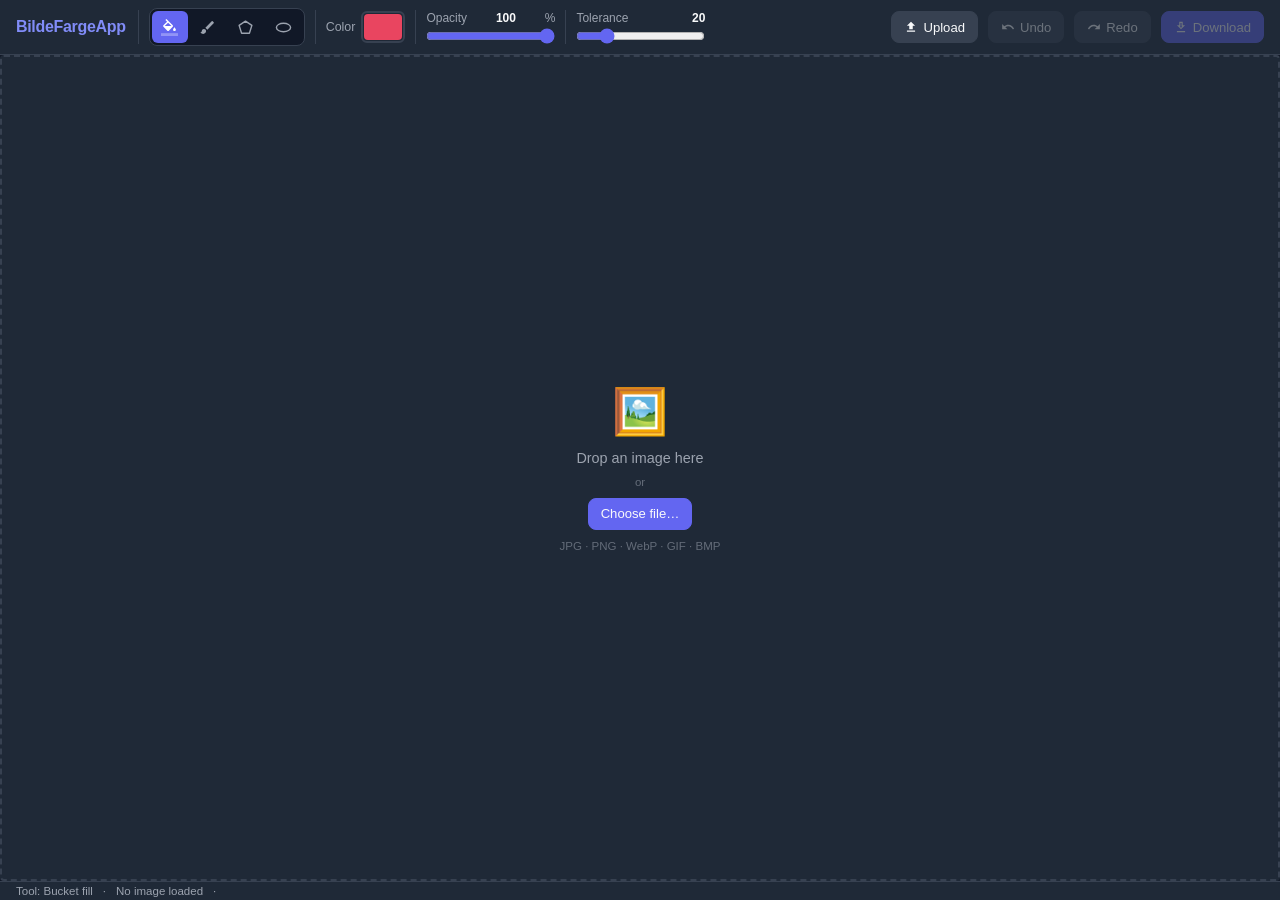
<file: BildeFargeApp/index.html>
<!DOCTYPE html>
<html lang="en">
<head>
    <meta charset="UTF-8">
    <meta name="viewport" content="width=device-width, initial-scale=1.0, maximum-scale=1.0, user-scalable=no">
    <title>BildeFargeApp</title>
    <style>
        /* ── Reset ──────────────────────────────────────────────── */
        *, *::before, *::after { box-sizing: border-box; margin: 0; padding: 0; }

        :root {
            --bg:        #111827;
            --surface:   #1f2937;
            --surface2:  #374151;
            --border:    #374151;
            --accent:    #6366f1;
            --accent-h:  #818cf8;
            --text:      #f9fafb;
            --muted:     #9ca3af;
            --r-md:      8px;
            --r-sm:      6px;
        }

        body {
            font-family: -apple-system, BlinkMacSystemFont, 'Segoe UI', Roboto, sans-serif;
            font-size: 14px;
            background: var(--bg);
            color: var(--text);
            height: 100dvh;
            overflow: hidden;
            display: flex;
            flex-direction: column;
            -webkit-user-select: none;
            user-select: none;
        }

        /* ── Toolbar ─────────────────────────────────────────────── */
        .toolbar {
            display: flex;
            align-items: center;
            flex-wrap: wrap;
            gap: 6px 10px;
            padding: 8px 16px;
            background: var(--surface);
            border-bottom: 1px solid var(--border);
            flex-shrink: 0;
        }

        .app-name {
            font-size: 1rem;
            font-weight: 700;
            letter-spacing: -0.02em;
            color: var(--accent-h);
            margin-right: 2px;
        }

        .sep {
            width: 1px;
            align-self: stretch;
            background: var(--border);
            flex-shrink: 0;
            margin: 2px 0;
        }

        /* Tool toggle group */
        .tool-group {
            display: flex;
            background: var(--bg);
            border: 1px solid var(--border);
            border-radius: var(--r-md);
            padding: 2px;
            gap: 2px;
        }

        .tool-btn {
            width: 36px;
            height: 32px;
            display: flex;
            align-items: center;
            justify-content: center;
            border: none;
            background: transparent;
            border-radius: var(--r-sm);
            color: var(--muted);
            cursor: pointer;
            transition: background 0.12s, color 0.12s;
        }
        .tool-btn:hover  { background: var(--surface2); color: var(--text); }
        .tool-btn.active { background: var(--accent);   color: #fff; }

        /* Color picker */
        .color-wrap { display: flex; align-items: center; gap: 6px; }
        .color-lbl  { font-size: 0.78rem; color: var(--muted); }

        input[type="color"] {
            -webkit-appearance: none;
            appearance: none;
            width: 44px;
            height: 32px;
            border: 2px solid var(--border);
            border-radius: var(--r-sm);
            background: transparent;
            padding: 1px;
            cursor: pointer;
        }
        input[type="color"]::-webkit-color-swatch-wrapper { padding: 0; }
        input[type="color"]::-webkit-color-swatch         { border-radius: 4px; border: none; }

        /* Slider control */
        .ctrl { display: flex; flex-direction: column; gap: 3px; min-width: 120px; }
        .ctrl-header {
            display: flex;
            justify-content: space-between;
            font-size: 0.75rem;
            color: var(--muted);
        }
        .ctrl-header output { color: var(--text); font-weight: 600; }
        input[type="range"] {
            width: 100%;
            accent-color: var(--accent);
            cursor: pointer;
        }

        /* Buttons */
        .btn {
            display: inline-flex;
            align-items: center;
            gap: 5px;
            height: 32px;
            padding: 0 12px;
            border: 1px solid var(--border);
            border-radius: var(--r-md);
            background: var(--surface2);
            color: var(--text);
            font-size: 0.82rem;
            cursor: pointer;
            white-space: nowrap;
            transition: background 0.12s, border-color 0.12s, opacity 0.12s;
        }
        .btn:hover:not(:disabled) { background: #4b5563; border-color: var(--accent); }
        .btn:disabled             { opacity: 0.35; cursor: not-allowed; }
        .btn.accent               { background: var(--accent); border-color: var(--accent); }
        .btn.accent:hover:not(:disabled) { background: var(--accent-h); border-color: var(--accent-h); }

        .spacer { flex: 1; min-width: 4px; }

        /* ── Canvas area ─────────────────────────────────────────── */
        .canvas-area {
            flex: 1;
            overflow: hidden;
            position: relative;
            background: var(--bg);
        }
        .canvas-area.drag-over {
            outline: 3px dashed var(--accent);
            outline-offset: -3px;
        }

        /* canvas-wrap is transformed by JS (translate + scale) */
        .canvas-wrap {
            position: absolute;
            top: 0;
            left: 0;
            transform-origin: 0 0;
            box-shadow: 0 4px 30px rgba(0,0,0,0.6);
            border-radius: 4px;
        }

        canvas {
            display: block;
            cursor: crosshair;
            touch-action: none;
        }
        canvas.brush-mode { cursor: none; }

        /* Drop overlay */
        .drop-overlay {
            position: absolute;
            inset: 0;
            background: var(--surface);
            display: flex;
            flex-direction: column;
            align-items: center;
            justify-content: center;
            gap: 10px;
            color: var(--muted);
            border: 2px dashed var(--border);
            border-radius: 4px;
        }
        .drop-overlay.hidden { display: none; }
        .drop-icon { font-size: 2.8rem; margin-bottom: 2px; }
        .drop-overlay p      { font-size: 0.9rem; }
        .drop-overlay .hint  { font-size: 0.72rem; opacity: 0.55; }

        /* Brush cursor ring */
        #brush-cursor {
            position: fixed;
            border: 1.5px solid rgba(255,255,255,0.9);
            border-radius: 50%;
            pointer-events: none;
            display: none;
            z-index: 9999;
            transform: translate(-50%, -50%);
            box-shadow: 0 0 0 1px rgba(0,0,0,0.6);
        }

        /* ── Status bar ──────────────────────────────────────────── */
        .status {
            display: flex;
            align-items: center;
            gap: 10px;
            padding: 3px 16px;
            font-size: 0.72rem;
            color: var(--muted);
            background: var(--surface);
            border-top: 1px solid var(--border);
            flex-shrink: 0;
        }

        /* ── Responsive ──────────────────────────────────────────── */
        @media (max-width: 640px) {
            .app-name { display: none; }
            .toolbar  { padding: 6px 8px; gap: 4px 6px; }
            .btn span { display: none; }
        }
    </style>
</head>
<body>

<!-- ── Toolbar ──────────────────────────────────────────────────── -->
<header class="toolbar" role="toolbar" aria-label="Main toolbar">
    <span class="app-name">BildeFargeApp</span>
    <div class="sep"></div>

    <!-- Tool selector -->
    <div class="tool-group" role="group" aria-label="Drawing tools">
        <button class="tool-btn active" id="btn-bucket" title="Bucket fill — B">
            <!-- Paint bucket icon -->
            <svg width="17" height="17" viewBox="0 0 24 24" fill="currentColor" aria-hidden="true">
                <path d="M16.56 8.94L7.62 0 6.21 1.41l2.38 2.38-5.15 5.15a1.49 1.49 0 0 0 0 2.12l5.5 5.5c.29.29.68.44 1.06.44s.77-.15 1.06-.44l5.5-5.5c.59-.58.59-1.53 0-2.12zM5.21 10 10 5.21 14.79 10H5.21zM19 11.5s-2 2.17-2 3.5c0 1.1.9 2 2 2s2-.9 2-2c0-1.33-2-3.5-2-3.5z"/>
                <path d="M0 20h24v4H0z" opacity=".3"/>
            </svg>
        </button>
        <button class="tool-btn" id="btn-brush" title="Brush — R">
            <!-- Brush icon -->
            <svg width="17" height="17" viewBox="0 0 24 24" fill="currentColor" aria-hidden="true">
                <path d="M7 14c-1.66 0-3 1.34-3 3 0 1.31-1.16 2-2 2 .92 1.22 2.49 2 4 2 2.21 0 4-1.79 4-4 0-1.66-1.34-3-3-3zm13.71-9.37-1.34-1.34a1 1 0 0 0-1.41 0L9 12.25 11.75 15l8.96-8.96a1 1 0 0 0 0-1.41z"/>
            </svg>
        </button>
        <button class="tool-btn" id="btn-polygon"
                title="Polygon fill — P  (click/tap to add points · snap to start or Enter to fill · Esc to cancel)">
            <!-- Pentagon outline -->
            <svg width="17" height="17" viewBox="0 0 24 24" fill="none"
                 stroke="currentColor" stroke-width="2" stroke-linejoin="round" aria-hidden="true">
                <polygon points="12,3 21,9 17.5,20 6.5,20 3,9"/>
            </svg>
        </button>
        <button class="tool-btn" id="btn-ellipse" title="Ellipse fill — E  (drag to draw)">
            <!-- Ellipse outline -->
            <svg width="17" height="17" viewBox="0 0 24 24" fill="none"
                 stroke="currentColor" stroke-width="2" aria-hidden="true">
                <ellipse cx="12" cy="12" rx="10" ry="6"/>
            </svg>
        </button>
    </div>

    <div class="sep"></div>

    <!-- Color picker -->
    <div class="color-wrap">
        <span class="color-lbl">Color</span>
        <input type="color" id="color-picker" value="#e94560" title="Pick fill / brush color">
    </div>

    <div class="sep"></div>

    <!-- Opacity (applies to all tools) -->
    <div class="ctrl">
        <div class="ctrl-header">
            <span>Opacity</span>
            <output id="opacity-out">100</output>%
        </div>
        <input type="range" id="opacity-range" min="1" max="100" value="100" aria-label="Paint opacity">
    </div>

    <div class="sep"></div>

    <!-- Tolerance (bucket) -->
    <div class="ctrl" id="ctrl-tolerance">
        <div class="ctrl-header">
            <span>Tolerance</span>
            <output id="tol-out">20</output>
        </div>
        <input type="range" id="tol-range" min="0" max="100" value="20" aria-label="Fill tolerance">
    </div>

    <!-- Brush size (brush) — hidden by default -->
    <div class="ctrl" id="ctrl-brush" style="display:none">
        <div class="ctrl-header">
            <span>Brush size</span>
            <output id="size-out">20</output>px
        </div>
        <input type="range" id="size-range" min="1" max="200" value="20" aria-label="Brush size in display pixels">
    </div>

    <div class="spacer"></div>

    <!-- Action buttons -->
    <button class="btn" id="btn-upload" title="Upload image — Ctrl+O">
        <svg width="14" height="14" viewBox="0 0 24 24" fill="currentColor" aria-hidden="true">
            <path d="M9 16h6v-6h4l-7-7-7 7h4v6zm-4 2h14v2H5v-2z"/>
        </svg>
        <span>Upload</span>
    </button>
    <input type="file" id="file-input" accept="image/*" aria-label="Upload image" hidden>

    <button class="btn" id="btn-undo" title="Undo — Ctrl+Z" disabled>
        <svg width="14" height="14" viewBox="0 0 24 24" fill="currentColor" aria-hidden="true">
            <path d="M12.5 8c-2.65 0-5.05.99-6.9 2.6L2 7v9h9l-3.62-3.62c1.39-1.16 3.16-1.88 5.12-1.88 3.54 0 6.55 2.31 7.6 5.5l2.37-.78C21.08 11.03 17.15 8 12.5 8z"/>
        </svg>
        <span>Undo</span>
    </button>
    <button class="btn" id="btn-redo" title="Redo — Ctrl+Y" disabled>
        <svg width="14" height="14" viewBox="0 0 24 24" fill="currentColor" aria-hidden="true">
            <path d="M18.4 10.6C16.55 8.99 14.15 8 11.5 8c-4.65 0-8.58 3.03-9.96 7.22L3.9 16c1.05-3.19 4.05-5.5 7.6-5.5 1.95 0 3.73.72 5.12 1.88L13 16h9V7l-3.6 3.6z"/>
        </svg>
        <span>Redo</span>
    </button>

    <!-- Shown only while a polygon/ellipse shape is pending adjustment -->
    <button class="btn" id="btn-cancel-shape" title="Cancel shape (Esc)" style="display:none">
        <svg width="14" height="14" viewBox="0 0 24 24" fill="currentColor" aria-hidden="true">
            <path d="M19 6.41L17.59 5 12 10.59 6.41 5 5 6.41 10.59 12 5 17.59 6.41 19 12 13.41 17.59 19 19 17.59 13.41 12z"/>
        </svg>
        <span>Cancel</span>
    </button>
    <button class="btn accent" id="btn-apply" title="Apply shape (Enter)" style="display:none">
        <svg width="14" height="14" viewBox="0 0 24 24" fill="currentColor" aria-hidden="true">
            <path d="M9 16.17L4.83 12l-1.42 1.41L9 19 21 7l-1.41-1.41L9 16.17z"/>
        </svg>
        <span>Apply</span>
    </button>

    <button class="btn accent" id="btn-download" title="Download PNG — Ctrl+S" disabled>
        <svg width="14" height="14" viewBox="0 0 24 24" fill="currentColor" aria-hidden="true">
            <path d="M19 9h-4V3H9v6H5l7 7 7-7zm-8 2V5h2v6h1.17L12 13.17 9.83 11H11zm-6 8h14v2H5v-2z"/>
        </svg>
        <span>Download</span>
    </button>
</header>

<!-- ── Canvas area ───────────────────────────────────────────────── -->
<main class="canvas-area" id="canvas-area">
    <!-- Drop overlay — covers area before an image is loaded -->
    <div class="drop-overlay" id="drop-overlay">
        <div class="drop-icon">🖼️</div>
        <p>Drop an image here</p>
        <p class="hint">or</p>
        <button class="btn accent" id="btn-pick">Choose file…</button>
        <p class="hint">JPG · PNG · WebP · GIF · BMP</p>
    </div>

    <!-- Canvas — pixel dimensions set dynamically when image loads -->
    <div class="canvas-wrap" id="canvas-wrap">
        <canvas id="canvas" width="1" height="1"></canvas>
        <!-- Transparent overlay for shape previews; pointer-events:none so all clicks reach the main canvas -->
        <canvas id="overlay" width="1" height="1" style="position:absolute;top:0;left:0;pointer-events:none"></canvas>
    </div>
</main>

<!-- Brush-size cursor ring (follows mouse on desktop) -->
<div id="brush-cursor" aria-hidden="true"></div>

<!-- ── Status bar ────────────────────────────────────────────────── -->
<footer class="status" role="status" aria-live="polite">
    <span id="st-tool">Tool: Bucket fill</span>
    <span>·</span>
    <span id="st-size">No image loaded</span>
    <span>·</span>
    <span id="st-pos"></span>
    <span style="margin-left:auto" id="st-zoom"></span>
    <span id="st-undo"></span>
</footer>

<script>
'use strict';

/* ── Element references ───────────────────────────────────────── */
const canvas      = document.getElementById('canvas');
const ctx         = canvas.getContext('2d', { willReadFrequently: true });
const overlay     = document.getElementById('overlay');
const overlayCtx  = overlay.getContext('2d');
const canvasArea  = document.getElementById('canvas-area');
const canvasWrap  = document.getElementById('canvas-wrap');
const dropOverlay = document.getElementById('drop-overlay');
const brushCursor = document.getElementById('brush-cursor');
const fileInput   = document.getElementById('file-input');

const colorPicker  = document.getElementById('color-picker');
const opacityRange = document.getElementById('opacity-range');
const opacityOut   = document.getElementById('opacity-out');
const tolRange     = document.getElementById('tol-range');
const tolOut      = document.getElementById('tol-out');
const sizeRange   = document.getElementById('size-range');
const sizeOut     = document.getElementById('size-out');

const btnBucket   = document.getElementById('btn-bucket');
const btnBrush    = document.getElementById('btn-brush');
const btnPolygon  = document.getElementById('btn-polygon');
const btnEllipse  = document.getElementById('btn-ellipse');
const btnApply    = document.getElementById('btn-apply');
const btnCancelShape = document.getElementById('btn-cancel-shape');
const btnUpload   = document.getElementById('btn-upload');
const btnUndo     = document.getElementById('btn-undo');
const btnRedo     = document.getElementById('btn-redo');
const btnDownload = document.getElementById('btn-download');
const btnPick     = document.getElementById('btn-pick');

const ctrlTolerance = document.getElementById('ctrl-tolerance');
const ctrlBrush     = document.getElementById('ctrl-brush');

const stTool = document.getElementById('st-tool');
const stSize = document.getElementById('st-size');
const stPos  = document.getElementById('st-pos');
const stUndo = document.getElementById('st-undo');

/* ── Application state ────────────────────────────────────────── */
let imageLoaded  = false;
let currentTool  = 'bucket';  // 'bucket' | 'brush' | 'polygon' | 'ellipse'
let isDrawing    = false;
let lastPos      = null;      // last brush stroke position (canvas px)
let lastKnownPos = null;      // last canvas position seen in onMove

const MAX_UNDO  = 25;
const undoStack = [];          // Array<ImageData>
const redoStack = [];          // Array<ImageData>

/* ── Shape tool state ─────────────────────────────────────────── */
let polygonPts         = [];   // Array<{x,y}> placed polygon vertices (canvas coords)
let polygonDraftActive = false; // true while the last polygon point can still be dragged (mobile)
let polygonDraftFingerPos = null; // actual finger canvas position during draft (without offset)
let ellipseStart = null;  // {x,y} drag-start of current ellipse (canvas coords)

// Returns the above-finger vertical offset in canvas pixels.
// The draft point is placed 70 display pixels ABOVE the finger so it isn't hidden under it.
function draftOffset() {
    const rect = canvas.getBoundingClientRect();
    return 70 * (canvas.height / rect.height);
}

/* ── Pending shape (adjust mode) ─────────────────────────────── */
// After closing a polygon or releasing an ellipse drag the shape enters
// adjust mode — it is not yet committed to the main canvas.
let pendingShape    = null;  // { type:'polygon', pts, color } | { type:'ellipse', cx,cy,rx,ry, color }
let adjustDragIdx   = -1;    // index of handle currently being dragged
let adjustDragStart = null;  // { x, y } canvas coords when drag began
let adjustOrigShape = null;  // deep-copy of pendingShape at drag start

/* ── View state (zoom / pan) ──────────────────────────────────── */
let viewX = 0, viewY = 0, viewScale = 1;
let prevPinch = null;   // { p1, p2 } — previous 2-finger touch positions
let tapTimer  = null;   // double-tap timer (resets view)

/* ── Image loading ────────────────────────────────────────────── */
function loadImage(file) {
    if (!file || !file.type.startsWith('image/')) return;
    const reader = new FileReader();
    reader.onload = ({ target }) => {
        const img = new Image();
        img.onload = () => {
            canvas.width  = img.naturalWidth;
            canvas.height = img.naturalHeight;
            overlay.width  = img.naturalWidth;
            overlay.height = img.naturalHeight;
            ctx.drawImage(img, 0, 0);
            imageLoaded      = true;
            undoStack.length = 0;
            redoStack.length = 0;
            dropOverlay.classList.add('hidden');
            initView();   // fit & center the newly loaded image
            refresh();
        };
        img.onerror = () => alert('Could not load image.');
        img.src = target.result;
    };
    reader.readAsDataURL(file);
}

/* ── Canvas coordinate mapping ────────────────────────────────── */
// Maps a mouse/touch event position to actual canvas pixel coordinates.
// Handles CSS scaling (canvas rendered smaller than its pixel size).
function getPos(e) {
    const rect   = canvas.getBoundingClientRect();
    const scaleX = canvas.width  / rect.width;
    const scaleY = canvas.height / rect.height;
    const src    = e.touches ? e.touches[0] : e;
    return {
        x:  Math.round((src.clientX - rect.left) * scaleX),
        y:  Math.round((src.clientY - rect.top)  * scaleY),
        cx: src.clientX,   // client coords for brush cursor ring
        cy: src.clientY
    };
}

/* ── Undo / Redo ──────────────────────────────────────────────── */
function saveState() {
    if (undoStack.length >= MAX_UNDO) undoStack.shift();
    undoStack.push(ctx.getImageData(0, 0, canvas.width, canvas.height));
    redoStack.length = 0;
    refresh();
}

function undo() {
    if (!undoStack.length) return;
    redoStack.push(ctx.getImageData(0, 0, canvas.width, canvas.height));
    ctx.putImageData(undoStack.pop(), 0, 0);
    refresh();
}

function redo() {
    if (!redoStack.length) return;
    undoStack.push(ctx.getImageData(0, 0, canvas.width, canvas.height));
    ctx.putImageData(redoStack.pop(), 0, 0);
    refresh();
}

/* ── Flood fill ───────────────────────────────────────────────── */
function hexToRgb(hex) {
    const v = parseInt(hex.replace('#', ''), 16);
    return [(v >> 16) & 255, (v >> 8) & 255, v & 255];
}

function floodFill(startX, startY) {
    const [fillR, fillG, fillB] = hexToRgb(colorPicker.value);
    const W = canvas.width, H = canvas.height;

    if (startX < 0 || startX >= W || startY < 0 || startY >= H) return;

    const imageData = ctx.getImageData(0, 0, W, H);
    const data      = imageData.data;
    const si        = (startY * W + startX) * 4;
    const seedR = data[si], seedG = data[si + 1], seedB = data[si + 2];

    // Nothing to do — clicked pixel already has the fill color
    if (seedR === fillR && seedG === fillG && seedB === fillB) return;

    saveState();

    // Max possible Euclidean distance in RGB space ≈ 441.67; scale tolerance to that range
    const tol     = (Number(tolRange.value) / 100) * 442;
    const total   = W * H;
    const visited = new Uint8Array(total);  // bit-flag per pixel (12 MB for 12 MP)
    const stack   = [];                     // DFS stack (grows on demand)

    // Pre-compute opacity blend factors once (avoids repeated slider reads in the hot loop)
    const fillA  = Number(opacityRange.value) / 100;
    const fillIA = 1 - fillA;
    const fullOpacity = fillA >= 1;

    const startPx = startY * W + startX;
    stack.push(startPx);
    visited[startPx] = 1;

    while (stack.length) {
        const pos = stack.pop();
        const di  = pos * 4;

        // Reject if color is outside tolerance
        const dr = data[di]     - seedR;
        const dg = data[di + 1] - seedG;
        const db = data[di + 2] - seedB;
        if (Math.sqrt(dr * dr + dg * dg + db * db) > tol) continue;

        // Paint pixel — blend with original if opacity < 100 %
        if (fullOpacity) {
            data[di]     = fillR;
            data[di + 1] = fillG;
            data[di + 2] = fillB;
            data[di + 3] = 255;
        } else {
            data[di]     = Math.round(fillR * fillA + data[di]     * fillIA);
            data[di + 1] = Math.round(fillG * fillA + data[di + 1] * fillIA);
            data[di + 2] = Math.round(fillB * fillA + data[di + 2] * fillIA);
            data[di + 3] = Math.round(255   * fillA + data[di + 3] * fillIA);
        }

        const x = pos % W;
        const y = (pos / W) | 0;

        if (x > 0   && !visited[pos - 1]) { visited[pos - 1] = 1; stack.push(pos - 1); }
        if (x < W-1 && !visited[pos + 1]) { visited[pos + 1] = 1; stack.push(pos + 1); }
        if (y > 0   && !visited[pos - W]) { visited[pos - W] = 1; stack.push(pos - W); }
        if (y < H-1 && !visited[pos + W]) { visited[pos + W] = 1; stack.push(pos + W); }
    }

    ctx.putImageData(imageData, 0, 0);
}

/* ── Brush ────────────────────────────────────────────────────── */
// Convert the slider's display-pixel radius to actual canvas pixels,
// so the brush appears the same physical size regardless of image resolution.
function brushRadiusPx() {
    const displayR = Number(sizeRange.value) / 2;
    const rect     = canvas.getBoundingClientRect();
    return Math.max(0.5, displayR * (canvas.width / rect.width));
}

function drawBrush(x, y) {
    const r = brushRadiusPx();
    ctx.globalAlpha = Number(opacityRange.value) / 100;
    ctx.fillStyle   = colorPicker.value;
    ctx.strokeStyle = colorPicker.value;
    ctx.lineCap     = 'round';
    ctx.lineJoin    = 'round';
    ctx.lineWidth   = r * 2;

    ctx.beginPath();
    if (lastPos) {
        // Interpolate between previous and current position to fill gaps on fast moves
        ctx.moveTo(lastPos.x, lastPos.y);
        ctx.lineTo(x, y);
        ctx.stroke();
    } else {
        ctx.arc(x, y, r, 0, Math.PI * 2);
        ctx.fill();
    }
    ctx.globalAlpha = 1;
    lastPos = { x, y };
}

/* ── Overlay canvas (shape preview) ──────────────────────────── */
function clearOverlay() {
    overlayCtx.clearRect(0, 0, overlay.width, overlay.height);
}

/* ── Pending shape: adjust mode helpers ───────────────────────── */

// Returns the 9 drag handles for an ellipse shape (8 edges + centre).
function getEllipseHandles(s) {
    const { cx, cy, rx, ry } = s;
    return [
        { x: cx,    y: cy-ry, t: 'n'  },
        { x: cx+rx, y: cy-ry, t: 'ne' },
        { x: cx+rx, y: cy,    t: 'e'  },
        { x: cx+rx, y: cy+ry, t: 'se' },
        { x: cx,    y: cy+ry, t: 's'  },
        { x: cx-rx, y: cy+ry, t: 'sw' },
        { x: cx-rx, y: cy,    t: 'w'  },
        { x: cx-rx, y: cy-ry, t: 'nw' },
        { x: cx,    y: cy,    t: 'c'  },  // centre — move whole ellipse
    ];
}

// Returns the index of the handle under (x,y), or -1 if none.
function hitTestHandles(x, y) {
    if (!pendingShape) return -1;
    const hitR    = Math.max(6, 12 / viewScale);   // 12 display-px hit radius
    const handles = pendingShape.type === 'polygon'
        ? pendingShape.pts
        : getEllipseHandles(pendingShape);
    for (let i = 0; i < handles.length; i++) {
        if (Math.hypot(x - handles[i].x, y - handles[i].y) < hitR) return i;
    }
    return -1;
}

// Applies the drag delta to the pending shape.
function applyAdjustDrag(x, y) {
    if (!pendingShape || adjustDragIdx === -1 || !adjustOrigShape) return;
    if (pendingShape.type === 'polygon') {
        const orig = adjustOrigShape.pts[adjustDragIdx];
        const dx = x - adjustDragStart.x;
        const dy = y - adjustDragStart.y;
        pendingShape.pts[adjustDragIdx] = { x: orig.x + dx, y: orig.y + dy };
    } else {
        const handles = getEllipseHandles(adjustOrigShape);
        const ht = handles[adjustDragIdx].t;
        const { cx, cy, rx, ry } = adjustOrigShape;
        if (ht === 'c') {
            pendingShape.cx = cx + (x - adjustDragStart.x);
            pendingShape.cy = cy + (y - adjustDragStart.y);
        } else {
            let t = cy - ry, b = cy + ry, l = cx - rx, r = cx + rx;
            if (ht === 'n'  || ht === 'ne' || ht === 'nw') t = y;
            if (ht === 's'  || ht === 'se' || ht === 'sw') b = y;
            if (ht === 'e'  || ht === 'ne' || ht === 'se') r = x;
            if (ht === 'w'  || ht === 'nw' || ht === 'sw') l = x;
            if (r - l < 4) r = l + 4;
            if (b - t < 4) b = t + 4;
            pendingShape.cx = (l + r) / 2;
            pendingShape.cy = (t + b) / 2;
            pendingShape.rx = (r - l) / 2;
            pendingShape.ry = (b - t) / 2;
        }
    }
}

// Redraws the pending shape (semi-transparent fill + dashed border + handles).
function drawPendingShape() {
    clearOverlay();
    if (!pendingShape) return;
    const [r, g, b] = hexToRgb(pendingShape.color);
    const lw      = Math.max(0.5, 1.5 / viewScale);
    const dashLen = Math.max(2, 5 / viewScale);
    const hr      = Math.max(2, 7 / viewScale);

    overlayCtx.save();
    overlayCtx.lineWidth   = lw;
    overlayCtx.setLineDash([dashLen, dashLen]);
    overlayCtx.strokeStyle = 'rgba(255,255,255,0.9)';
    overlayCtx.shadowColor = 'rgba(0,0,0,0.55)';
    overlayCtx.shadowBlur  = 3 / viewScale;
    overlayCtx.beginPath();
    if (pendingShape.type === 'polygon') {
        pendingShape.pts.forEach((p, i) =>
            i === 0 ? overlayCtx.moveTo(p.x, p.y) : overlayCtx.lineTo(p.x, p.y));
        overlayCtx.closePath();
    } else {
        const { cx, cy, rx, ry } = pendingShape;
        overlayCtx.ellipse(cx, cy, rx, ry, 0, 0, Math.PI * 2);
    }
    overlayCtx.fillStyle = `rgba(${r},${g},${b},${Math.min(0.85, Number(opacityRange.value) / 100 * 0.85).toFixed(2)})`;
    overlayCtx.fill();
    overlayCtx.stroke();
    overlayCtx.restore();

    // Draw handles
    const handles = pendingShape.type === 'polygon'
        ? pendingShape.pts
        : getEllipseHandles(pendingShape);
    handles.forEach((h, i) => {
        const isCentre   = pendingShape.type === 'ellipse' && h.t === 'c';
        const isDragging = i === adjustDragIdx;
        overlayCtx.beginPath();
        overlayCtx.arc(h.x, h.y, hr * (isCentre ? 0.65 : 1), 0, Math.PI * 2);
        overlayCtx.fillStyle   = isDragging ? pendingShape.color : '#fff';
        overlayCtx.fill();
        overlayCtx.lineWidth   = lw;
        overlayCtx.strokeStyle = 'rgba(0,0,0,0.5)';
        overlayCtx.stroke();
    });
}

// Commits the pending shape to the main canvas.
function applyPendingShape() {
    if (!pendingShape) return;
    saveState();
    ctx.globalAlpha = Number(opacityRange.value) / 100;
    ctx.fillStyle = pendingShape.color;
    ctx.beginPath();
    if (pendingShape.type === 'polygon') {
        pendingShape.pts.forEach((p, i) =>
            i === 0 ? ctx.moveTo(p.x, p.y) : ctx.lineTo(p.x, p.y));
        ctx.closePath();
    } else {
        const { cx, cy, rx, ry } = pendingShape;
        ctx.ellipse(cx, cy, rx, ry, 0, 0, Math.PI * 2);
    }
    ctx.fill();
    ctx.globalAlpha = 1;
    cancelPendingShape();
}

// Discards the pending shape without filling.
function cancelPendingShape() {
    pendingShape    = null;
    adjustDragIdx   = -1;
    adjustDragStart = null;
    adjustOrigShape = null;
    clearOverlay();
    updateAdjustUI();
}

// Shows/hides the Apply & Cancel buttons and updates the status hint.
function updateAdjustUI() {
    const active = !!pendingShape;
    btnApply.style.display       = active ? '' : 'none';
    btnCancelShape.style.display = active ? '' : 'none';
    if (active) {
        stTool.textContent  = 'Adjust — drag handles to modify · Enter or Apply to fill · Esc to cancel';
        canvas.style.cursor = 'default';
    } else {
        stTool.textContent  = TOOL_HINTS[currentTool] || currentTool;
        canvas.style.cursor = '';
        canvas.classList.toggle('brush-mode', currentTool === 'brush');
    }
}

/* ── Polygon tool ─────────────────────────────────────────────── */
// Redraws the in-progress polygon on the overlay canvas.
// cx, cy = current cursor position in canvas pixels (null = no cursor)
function drawPolygonPreview(cx, cy) {
    clearOverlay();
    if (polygonPts.length === 0) return;

    // Keep handles a constant screen size regardless of zoom level
    const hr      = Math.max(1.5, 6 / viewScale);
    const lw      = Math.max(0.5, 1.5 / viewScale);
    const dashLen = Math.max(2, 5 / viewScale);

    // Snap to first point when within 15 display pixels
    const rect  = canvas.getBoundingClientRect();
    const snapT = 15 * (canvas.width / rect.width);
    const nearFirst = cx !== null && polygonPts.length >= 3 &&
        Math.hypot(cx - polygonPts[0].x, cy - polygonPts[0].y) < snapT;
    const tx = nearFirst ? polygonPts[0].x : cx;
    const ty = nearFirst ? polygonPts[0].y : cy;

    overlayCtx.save();
    overlayCtx.lineWidth   = lw;
    overlayCtx.strokeStyle = 'rgba(255,255,255,0.9)';
    overlayCtx.setLineDash([dashLen, dashLen]);
    overlayCtx.shadowColor = 'rgba(0,0,0,0.55)';
    overlayCtx.shadowBlur  = 3 / viewScale;
    overlayCtx.beginPath();
    polygonPts.forEach((p, i) =>
        i === 0 ? overlayCtx.moveTo(p.x, p.y) : overlayCtx.lineTo(p.x, p.y));
    if (tx !== null) overlayCtx.lineTo(tx, ty);
    overlayCtx.stroke();
    overlayCtx.restore();

    // Draw point handles
    polygonPts.forEach((p, i) => {
        const snap    = i === 0 && nearFirst;
        const isDraft = polygonDraftActive && i === polygonPts.length - 1;
        overlayCtx.beginPath();
        overlayCtx.arc(p.x, p.y, hr * (snap ? 1.8 : isDraft ? 2.2 : 1), 0, Math.PI * 2);
        overlayCtx.fillStyle   = (snap || isDraft) ? colorPicker.value : '#fff';
        overlayCtx.fill();
        overlayCtx.lineWidth   = lw;
        overlayCtx.strokeStyle = i === 0 ? colorPicker.value : 'rgba(0,0,0,0.45)';
        overlayCtx.stroke();
        // Pulsing outer ring on the draft point so the user knows it’s still moveable
        if (isDraft) {
            overlayCtx.beginPath();
            overlayCtx.arc(p.x, p.y, hr * 3.5, 0, Math.PI * 2);
            overlayCtx.setLineDash([]);  // solid ring
            overlayCtx.strokeStyle = 'rgba(255,255,255,0.45)';
            overlayCtx.lineWidth   = lw;
            overlayCtx.stroke();
            overlayCtx.setLineDash([dashLen, dashLen]);  // restore dash for next iteration
        }
    });
}

function handlePolygonDown(x, y) {
    if (polygonPts.length >= 3) {
        const rect  = canvas.getBoundingClientRect();
        const snapT = 15 * (canvas.width / rect.width);
        if (Math.hypot(x - polygonPts[0].x, y - polygonPts[0].y) < snapT) {
            commitPolygon(); return;
        }
    }
    polygonPts.push({ x, y });
    drawPolygonPreview(x, y);
}

function commitPolygon() {
    if (polygonPts.length < 3) { cancelPolygon(); return; }
    // Enter adjust mode — do NOT fill yet
    pendingShape = {
        type:  'polygon',
        pts:   polygonPts.map(p => ({ ...p })),
        color: colorPicker.value
    };
    polygonPts = [];
    drawPendingShape();
    updateAdjustUI();
}

function cancelPolygon() {
    polygonPts            = [];
    polygonDraftActive    = false;
    polygonDraftFingerPos = null;
    if (!pendingShape) clearOverlay();
}

/* ── Ellipse tool ─────────────────────────────────────────────── */
function drawEllipsePreview(ex, ey) {
    clearOverlay();
    if (!ellipseStart) return;
    const rx = Math.abs(ex - ellipseStart.x) / 2;
    const ry = Math.abs(ey - ellipseStart.y) / 2;
    if (rx < 1 || ry < 1) return;
    const lw      = Math.max(0.5, 1.5 / viewScale);
    const dashLen = Math.max(2, 5 / viewScale);
    overlayCtx.save();
    overlayCtx.lineWidth   = lw;
    overlayCtx.strokeStyle = 'rgba(255,255,255,0.9)';
    overlayCtx.setLineDash([dashLen, dashLen]);
    overlayCtx.shadowColor = 'rgba(0,0,0,0.55)';
    overlayCtx.shadowBlur  = 3 / viewScale;
    overlayCtx.beginPath();
    overlayCtx.ellipse(
        (ex + ellipseStart.x) / 2, (ey + ellipseStart.y) / 2,
        rx, ry, 0, 0, Math.PI * 2);
    overlayCtx.stroke();
    overlayCtx.restore();
}

function commitEllipse(ex, ey) {
    if (!ellipseStart) return;
    const rx = Math.abs(ex - ellipseStart.x) / 2;
    const ry = Math.abs(ey - ellipseStart.y) / 2;
    if (rx >= 2 && ry >= 2) {
        // Enter adjust mode — do NOT fill yet
        pendingShape = {
            type:  'ellipse',
            cx:    (ex + ellipseStart.x) / 2,
            cy:    (ey + ellipseStart.y) / 2,
            rx, ry,
            color: colorPicker.value
        };
        drawPendingShape();
        updateAdjustUI();
    }
    ellipseStart = null;
    isDrawing    = false;
}

/* ── View: zoom & pan ────────────────────────────────────────── */
function applyView() {
    canvasWrap.style.transform = `translate(${viewX}px, ${viewY}px) scale(${viewScale})`;
    const stZoom = document.getElementById('st-zoom');
    if (stZoom) stZoom.textContent = Math.round(viewScale * 100) + '%';
}

// Fit the image to the visible area and center it.
function initView() {
    const areaW = canvasArea.clientWidth;
    const areaH = canvasArea.clientHeight;
    const s = Math.min((areaW - 40) / canvas.width, (areaH - 40) / canvas.height, 1);
    viewScale = Math.max(s, 0.05);
    viewX = (areaW - canvas.width  * viewScale) / 2;
    viewY = (areaH - canvas.height * viewScale) / 2;
    applyView();
}

/* ── Pointer event handlers ───────────────────────────────────── */
function onDown(e) {
    if (!imageLoaded) return;
    if (e.button !== 0) return;  // ignore right-click (button=2) and middle-click (button=1)
    e.preventDefault();
    const { x, y } = getPos(e);
    lastKnownPos = { x, y };

    // ── Adjust mode: drag a handle on the pending shape ──────────
    if (pendingShape) {
        const idx = hitTestHandles(x, y);
        if (idx !== -1) {
            adjustDragIdx   = idx;
            adjustDragStart = { x, y };
            adjustOrigShape = JSON.parse(JSON.stringify(pendingShape));
            isDrawing = true;
        }
        return;  // ignore clicks outside handles while a shape is pending
    }

    if (currentTool === 'bucket') {
        floodFill(x, y);
    } else if (currentTool === 'brush') {
        saveState();
        isDrawing = true;
        lastPos   = null;
        drawBrush(x, y);
    } else if (currentTool === 'polygon') {
        handlePolygonDown(x, y);
    } else if (currentTool === 'ellipse') {
        ellipseStart = { x, y };
        isDrawing    = true;
    }
}

function onMove(e) {
    if (!imageLoaded) return;
    const pos = getPos(e);
    lastKnownPos = { x: pos.x, y: pos.y };
    stPos.textContent = `${pos.x} × ${pos.y}`;

    // ── Adjust mode ──────────────────────────────────────────────
    if (pendingShape) {
        if (isDrawing && adjustDragIdx !== -1) {
            e.preventDefault();
            applyAdjustDrag(pos.x, pos.y);
            drawPendingShape();
        } else if (!e.touches) {
            canvas.style.cursor = hitTestHandles(pos.x, pos.y) !== -1 ? 'grab' : 'default';
        }
        return;
    }

    // Desktop brush cursor ring
    if (currentTool === 'brush' && !e.touches) {
        const sz = Number(sizeRange.value);
        brushCursor.style.width   = sz + 'px';
        brushCursor.style.height  = sz + 'px';
        brushCursor.style.left    = pos.cx + 'px';
        brushCursor.style.top     = pos.cy + 'px';
        brushCursor.style.display = 'block';
    }

    if (isDrawing && currentTool === 'brush') {
        e.preventDefault();
        drawBrush(pos.x, pos.y);
    } else if (isDrawing && currentTool === 'ellipse' && ellipseStart) {
        e.preventDefault();
        drawEllipsePreview(pos.x, pos.y);
    } else if (currentTool === 'polygon' && polygonPts.length > 0 && !e.touches) {
        // Ghost line from last placed point to cursor (desktop only)
        drawPolygonPreview(pos.x, pos.y);
    }
}

function onUp() {
    // ── Finish adjust drag ───────────────────────────────────────
    if (adjustDragIdx !== -1) {
        adjustDragIdx   = -1;
        adjustDragStart = null;
        adjustOrigShape = null;
        isDrawing = false;
        if (pendingShape && !navigator.maxTouchPoints) canvas.style.cursor = 'default';
        return;
    }
    if (currentTool === 'ellipse' && isDrawing && ellipseStart && lastKnownPos) {
        commitEllipse(lastKnownPos.x, lastKnownPos.y);
    } else {
        isDrawing = false;
        lastPos   = null;
    }
}

function onLeave() {
    if (pendingShape) {
        // Finish any adjust drag that was in progress
        if (adjustDragIdx !== -1) {
            adjustDragIdx = -1; adjustDragStart = null; adjustOrigShape = null;
            isDrawing = false;
        }
        canvas.style.cursor = 'default';
    } else if (currentTool === 'polygon' && polygonPts.length > 0) {
        drawPolygonPreview(null, null);  // hide ghost line, keep placed points
    } else {
        onUp();
    }
    brushCursor.style.display = 'none';
    stPos.textContent = '';
}

// Mouse
canvas.addEventListener('mousedown',  onDown);
canvas.addEventListener('mousemove',  onMove);
canvas.addEventListener('mouseup',    onUp);
canvas.addEventListener('mouseleave', onLeave);

// Cancel any in-progress drawing when the browser context menu opens
// (right-click on desktop, long-press on mobile) so no ghost stroke is left behind.
canvas.addEventListener('contextmenu', () => {
    isDrawing    = false;
    lastPos      = null;
    ellipseStart = null;
    if (adjustDragIdx !== -1) {
        adjustDragIdx = -1; adjustDragStart = null; adjustOrigShape = null;
    }
    // Do NOT call e.preventDefault() — the whole point is to let the menu appear
});

// Touch — 1 finger = draw / fill / polygon / adjust; 2 fingers = pinch-zoom + pan
// Note: e.preventDefault() is intentionally NOT called on touchstart.
// touch-action:none CSS already blocks scroll/zoom without it, and omitting it
// allows the browser's long-press context menu to appear on mobile.
canvas.addEventListener('touchstart', e => {
    if (e.touches.length === 1) {
        const { x, y } = getPos(e);
        lastKnownPos = { x, y };

        // Double-tap: apply pending shape OR close polygon OR reset view
        const wasDoubleTap = !!tapTimer;
        if (tapTimer) { clearTimeout(tapTimer); tapTimer = null; }
        tapTimer = setTimeout(() => { tapTimer = null; }, 300);

        if (wasDoubleTap) {
            if (pendingShape)                                   { applyPendingShape(); return; }
            if (currentTool === 'polygon' && polygonPts.length >= 3) { commitPolygon(); return; }
            if (currentTool !== 'polygon')                      { initView(); return; }
        }

        // Adjust mode: hit-test handles
        if (pendingShape) {
            const idx = hitTestHandles(x, y);
            if (idx !== -1) {
                adjustDragIdx   = idx;
                adjustDragStart = { x, y };
                adjustOrigShape = JSON.parse(JSON.stringify(pendingShape));
                isDrawing = true;
            }
            return;
        }

        if (currentTool === 'bucket') {
            floodFill(x, y);
        } else if (currentTool === 'brush') {
            saveState();
            isDrawing = true;
            lastPos   = null;
            drawBrush(x, y);
        } else if (currentTool === 'polygon') {
            // Check snap-to-close BEFORE adding a draft point
            if (polygonPts.length >= 3) {
                const rect  = canvas.getBoundingClientRect();
                const snapT = 15 * (canvas.width / rect.width);
                if (Math.hypot(x - polygonPts[0].x, y - polygonPts[0].y) < snapT) {
                    commitPolygon(); return;
                }
            }
            // Push draft point ABOVE the finger (70 display px offset) so it isn't hidden under the finger
            const dOff = draftOffset();
            polygonPts.push({ x, y: y - dOff });
            polygonDraftActive    = true;
            polygonDraftFingerPos = { x, y };
            drawPolygonPreview(x, y - dOff);
        } else if (currentTool === 'ellipse') {
            ellipseStart = { x, y };
            isDrawing    = true;
        }
    } else if (e.touches.length >= 2) {
        // Two fingers: cancel any active stroke/shape, start pinch/pan
        if (polygonDraftActive) { polygonDraftActive = false; polygonDraftFingerPos = null; }
        if (currentTool === 'ellipse' && isDrawing && !pendingShape) { ellipseStart = null; clearOverlay(); }
        if (adjustDragIdx !== -1) { adjustDragIdx = -1; adjustDragStart = null; adjustOrigShape = null; }
        isDrawing = false;
        lastPos   = null;
        prevPinch = { p1: e.touches[0], p2: e.touches[1] };
    }
}, { passive: false });

canvas.addEventListener('touchmove', e => {
    e.preventDefault();
    if (e.touches.length === 1) {
        const { x, y } = getPos(e);
        lastKnownPos = { x, y };
        if (pendingShape && isDrawing && adjustDragIdx !== -1) {
            applyAdjustDrag(x, y);
            drawPendingShape();
        } else if (polygonDraftActive && currentTool === 'polygon' && polygonPts.length > 0) {
            // Drag the draft point (with above-finger offset) to fine-tune its position
            const dOff = draftOffset();
            polygonDraftFingerPos = { x, y };
            polygonPts[polygonPts.length - 1] = { x, y: y - dOff };
            drawPolygonPreview(x, y - dOff);
        } else if (isDrawing && currentTool === 'brush') {
            drawBrush(x, y);
        } else if (isDrawing && currentTool === 'ellipse' && ellipseStart) {
            drawEllipsePreview(x, y);
        }
    } else if (e.touches.length >= 2 && prevPinch) {
        isDrawing = false;
        lastPos   = null;
        const t1 = e.touches[0], t2 = e.touches[1];
        const curDist  = Math.hypot(t2.clientX - t1.clientX, t2.clientY - t1.clientY);
        const prevDist = Math.hypot(
            prevPinch.p2.clientX - prevPinch.p1.clientX,
            prevPinch.p2.clientY - prevPinch.p1.clientY
        );
        const ds = curDist / prevDist;
        const prevMidX = (prevPinch.p1.clientX + prevPinch.p2.clientX) / 2;
        const prevMidY = (prevPinch.p1.clientY + prevPinch.p2.clientY) / 2;
        const curMidX  = (t1.clientX + t2.clientX) / 2;
        const curMidY  = (t1.clientY + t2.clientY) / 2;
        const areaRect = canvasArea.getBoundingClientRect();
        const pmx = prevMidX - areaRect.left, pmy = prevMidY - areaRect.top;
        const cmx = curMidX  - areaRect.left, cmy = curMidY  - areaRect.top;
        viewX = cmx - (pmx - viewX) * ds;
        viewY = cmy - (pmy - viewY) * ds;
        viewScale = Math.min(Math.max(viewScale * ds, 0.05), 20);
        applyView();
        prevPinch = { p1: t1, p2: t2 };
    }
}, { passive: false });

canvas.addEventListener('touchend', e => {
    if (e.touches.length === 0) {
        if (polygonDraftActive) {
            // Commit the draft point at its current (offset) position
            polygonDraftActive    = false;
            polygonDraftFingerPos = null;
            drawPolygonPreview(null, null);  // redraw without draft indicator
        } else if (adjustDragIdx !== -1) {
            adjustDragIdx = -1; adjustDragStart = null; adjustOrigShape = null;
            isDrawing = false;
        } else if (currentTool === 'ellipse' && isDrawing && ellipseStart && lastKnownPos) {
            commitEllipse(lastKnownPos.x, lastKnownPos.y);
        } else {
            isDrawing = false;
            lastPos   = null;
        }
    }
    if (e.touches.length < 2) prevPinch = null;
});
canvas.addEventListener('touchcancel', () => {
    isDrawing = false; lastPos = null; prevPinch = null;
    polygonDraftActive    = false;
    polygonDraftFingerPos = null;
    adjustDragIdx = -1; adjustDragStart = null; adjustOrigShape = null;
    ellipseStart = null;
    if (!pendingShape) clearOverlay();
});

/* ── Mouse-wheel zoom ─────────────────────────────────────────── */
canvasArea.addEventListener('wheel', e => {
    e.preventDefault();
    const ds = e.deltaY < 0 ? 1.12 : 1 / 1.12;
    const areaRect = canvasArea.getBoundingClientRect();
    const mx = e.clientX - areaRect.left;
    const my = e.clientY - areaRect.top;
    viewX = mx - (mx - viewX) * ds;
    viewY = my - (my - viewY) * ds;
    viewScale = Math.min(Math.max(viewScale * ds, 0.05), 20);
    applyView();
}, { passive: false });

/* ── Drag & drop ──────────────────────────────────────────────── */
['dragenter', 'dragover'].forEach(evt =>
    canvasArea.addEventListener(evt, e => {
        e.preventDefault();
        canvasArea.classList.add('drag-over');
    })
);
['dragleave', 'drop'].forEach(evt =>
    canvasArea.addEventListener(evt, e => {
        e.preventDefault();
        canvasArea.classList.remove('drag-over');
    })
);
canvasArea.addEventListener('drop', e => {
    e.preventDefault();
    canvasArea.classList.remove('drag-over');
    if (e.dataTransfer.files[0]) loadImage(e.dataTransfer.files[0]);
});

/* ── Download ─────────────────────────────────────────────────── */
function download() {
    if (!imageLoaded) return;
    const a    = document.createElement('a');
    a.download = 'bilde-fargeapp.png';
    a.href     = canvas.toDataURL('image/png');
    a.click();
}

/* ── Tool switching ───────────────────────────────────────────── */
const TOOL_HINTS = {
    bucket:  'Tool: Bucket fill',
    brush:   'Tool: Brush',
    polygon: 'Tool: Polygon — click/tap to place points · snap to start or Enter to fill · Esc to cancel',
    ellipse: 'Tool: Ellipse — drag to draw'
};

function setTool(tool) {
    // Cancel any in-progress or pending shapes
    cancelPendingShape();
    if (currentTool === 'polygon') cancelPolygon();
    if (currentTool === 'ellipse') { ellipseStart = null; isDrawing = false; clearOverlay(); }

    currentTool = tool;
    btnBucket.classList.toggle('active',  tool === 'bucket');
    btnBrush.classList.toggle('active',   tool === 'brush');
    btnPolygon.classList.toggle('active', tool === 'polygon');
    btnEllipse.classList.toggle('active', tool === 'ellipse');

    ctrlTolerance.style.display = tool === 'bucket' ? '' : 'none';
    ctrlBrush.style.display     = tool === 'brush'  ? '' : 'none';

    canvas.classList.toggle('brush-mode', tool === 'brush');
    canvas.style.cursor = '';
    brushCursor.style.display = 'none';
    stTool.textContent = TOOL_HINTS[tool] || tool;
}

/* ── UI refresh ───────────────────────────────────────────────── */
function refresh() {
    btnUndo.disabled     = undoStack.length === 0;
    btnRedo.disabled     = redoStack.length === 0;
    btnDownload.disabled = !imageLoaded;
    stSize.textContent   = imageLoaded
        ? canvas.width + ' × ' + canvas.height + ' px'
        : 'No image loaded';
    const n = undoStack.length;
    stUndo.textContent = imageLoaded
        ? n + ' undo step' + (n !== 1 ? 's' : '')
        : '';
}

/* ── Button & input wiring ────────────────────────────────────── */
btnBucket.addEventListener('click',  () => setTool('bucket'));
btnBrush.addEventListener('click',   () => setTool('brush'));
btnPolygon.addEventListener('click', () => setTool('polygon'));
btnEllipse.addEventListener('click', () => setTool('ellipse'));

[btnUpload, btnPick].forEach(b => b.addEventListener('click', () => fileInput.click()));
fileInput.addEventListener('change', () => {
    if (fileInput.files[0]) loadImage(fileInput.files[0]);
    fileInput.value = '';   // reset so the same file can be reloaded
});

btnApply.addEventListener('click',       applyPendingShape);
btnCancelShape.addEventListener('click', cancelPendingShape);
btnUndo.addEventListener('click',     undo);
btnRedo.addEventListener('click',     redo);
btnDownload.addEventListener('click', download);

tolRange.addEventListener('input',  () => { tolOut.textContent     = tolRange.value; });
sizeRange.addEventListener('input', () => { sizeOut.textContent    = sizeRange.value; });
opacityRange.addEventListener('input', () => {
    opacityOut.textContent = opacityRange.value;
    if (pendingShape) drawPendingShape();  // live-preview opacity change on pending shape
});

/* ── Keyboard shortcuts ───────────────────────────────────────── */
document.addEventListener('keydown', e => {
    const ctrl = e.ctrlKey || e.metaKey;
    if (ctrl && !e.shiftKey && e.key === 'z') { e.preventDefault(); undo(); }
    if (ctrl && e.key === 'y')                 { e.preventDefault(); redo(); }
    if (ctrl && e.shiftKey && e.key === 'Z')   { e.preventDefault(); redo(); }
    if (ctrl && e.key === 'o')                 { e.preventDefault(); fileInput.click(); }
    if (ctrl && e.key === 's')                 { e.preventDefault(); download(); }
    if (!ctrl && !e.altKey && e.key === 'b')       { setTool('bucket'); }
    if (!ctrl && !e.altKey && e.key === 'r')       { setTool('brush'); }
    if (!ctrl && !e.altKey && e.key === 'p')       { setTool('polygon'); }
    if (!ctrl && !e.altKey && e.key === 'e')       { setTool('ellipse'); }
    if (!ctrl && !e.altKey && e.key === 'f')       { initView(); }
    if (e.key === 'Escape') {
        if (pendingShape)                    cancelPendingShape();
        else if (currentTool === 'polygon') cancelPolygon();
    }
    if (e.key === 'Enter' && !e.isComposing) {
        if (pendingShape)                                            applyPendingShape();
        else if (currentTool === 'polygon' && polygonPts.length >= 3) commitPolygon();
    }
});

/* ── Init ─────────────────────────────────────────────────────── */
setTool('bucket');
refresh();
</script>
</body>
</html>
</file>
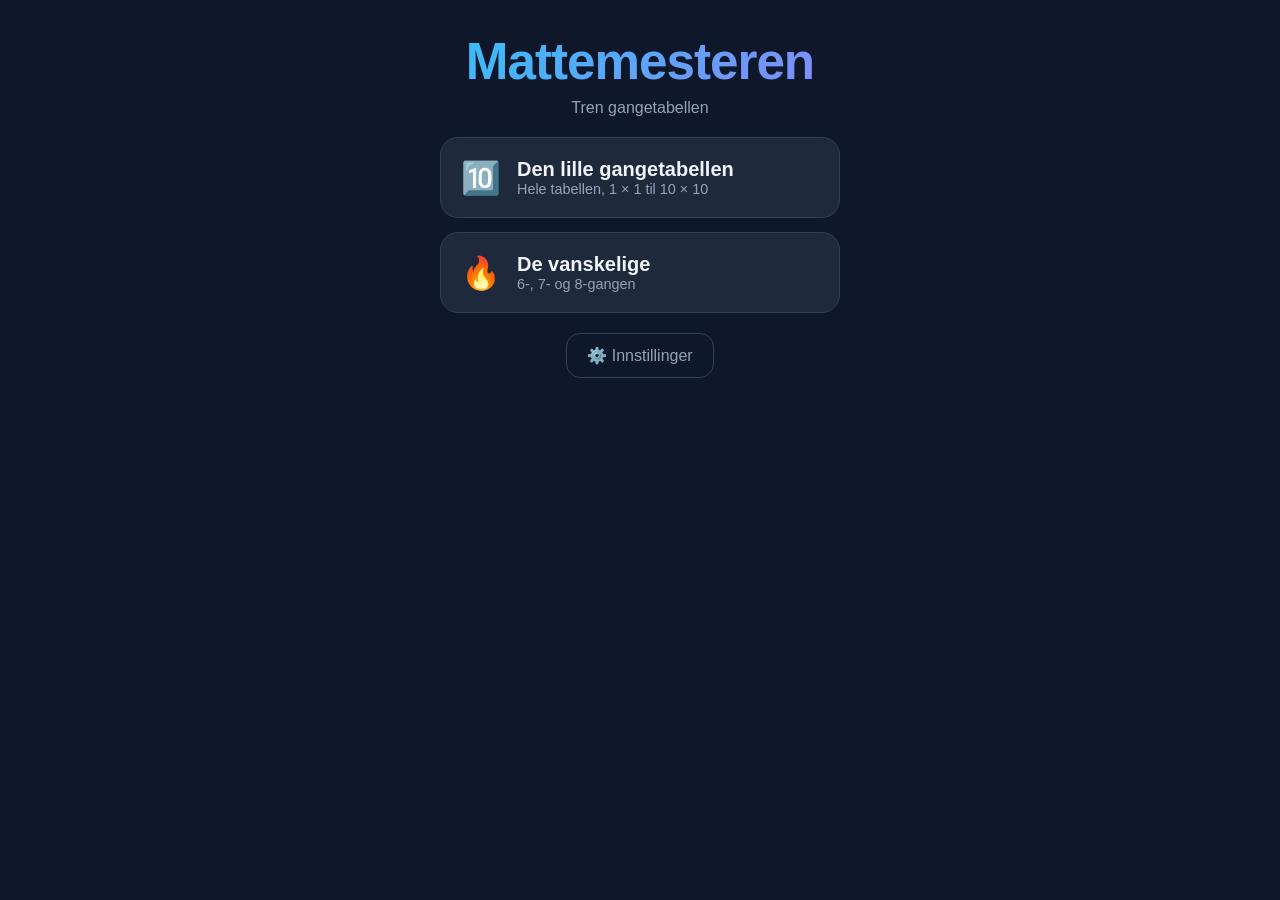
<file: matte/index.html>
<!DOCTYPE html>
<html lang="no">
<head>
  <meta charset="UTF-8">
  <meta name="viewport" content="width=device-width, initial-scale=1.0, viewport-fit=cover">
  <meta name="theme-color" content="#0f172a">
  <title>Mattemesteren</title>
  <link rel="stylesheet" href="css/style.css">
</head>
<body>

  <!-- ── Start ──────────────────────────────────────────────── -->
  <div id="screen-start" class="screen active">
    <div class="screen-content">
      <h1 class="hero-title">Mattemesteren</h1>
      <p class="hero-sub">Tren gangetabellen</p>

      <div class="mode-buttons">
        <button class="mode-btn" onclick="App.startGame('ti-gangen')">
          <span class="mode-icon">🔟</span>
          <span class="mode-body">
            <span class="mode-title">Den lille gangetabellen</span>
            <span class="mode-desc">Hele tabellen, 1 × 1 til 10 × 10</span>
          </span>
        </button>

        <button class="mode-btn" onclick="App.startGame('de-vanskelige')">
          <span class="mode-icon">🔥</span>
          <span class="mode-body">
            <span class="mode-title">De vanskelige</span>
            <span class="mode-desc">6-, 7- og 8-gangen</span>
          </span>
        </button>
      </div>

      <button class="btn-ghost" onclick="App.openSettings()">⚙️ Innstillinger</button>

      <div class="best-list" id="start-best-list"></div>
    </div>
  </div>

  <!-- ── Innstillinger ──────────────────────────────────────── -->
  <div id="screen-settings" class="screen">
    <div class="screen-content">
      <h2 class="section-title">Innstillinger</h2>

      <div class="setting-block">
        <span class="setting-label">Tid per oppgave</span>
        <div class="pill-group" id="timer-pills"></div>
        <span class="setting-hint">Velg «Av» for øvingsmodus uten tidspress.</span>
      </div>

      <div class="setting-block">
        <span class="setting-label">Rekkefølge</span>
        <div class="pill-group" id="shuffle-pills">
          <button class="pill" onclick="App.setShuffle(true)" data-shuffle="true">Tilfeldig</button>
          <button class="pill" onclick="App.setShuffle(false)" data-shuffle="false">I rekkefølge</button>
        </div>
      </div>

      <button class="btn-primary" onclick="App.goHome()">Ferdig</button>
    </div>
  </div>

  <!-- ── Spill ──────────────────────────────────────────────── -->
  <div id="screen-game" class="screen">
    <div class="game-header">
      <div class="progress-bar">
        <div class="progress-fill" id="progress-fill"></div>
      </div>
      <div class="game-meta">
        <button class="quit-btn" onclick="App.quitGame()">✕ Avslutt</button>
        <span class="task-counter" id="task-counter">1 / 10</span>
        <span class="countdown-text" id="countdown-text"></span>
        <span class="score-badge" id="score-badge">0 riktige</span>
      </div>
      <div class="countdown-bar-wrap" id="countdown-bar-wrap">
        <div class="countdown-bar" id="countdown-bar"></div>
      </div>
    </div>

    <div class="game-body">
      <div class="task-card" id="task-card">
        <p class="task-text" id="task-text">7 × 10</p>
        <div class="answer-display" id="answer-display"></div>
        <p class="feedback-text" id="feedback-text"></p>
      </div>

      <div class="keypad" id="keypad">
        <button class="key" onclick="App.pressKey('1')">1</button>
        <button class="key" onclick="App.pressKey('2')">2</button>
        <button class="key" onclick="App.pressKey('3')">3</button>
        <button class="key" onclick="App.pressKey('4')">4</button>
        <button class="key" onclick="App.pressKey('5')">5</button>
        <button class="key" onclick="App.pressKey('6')">6</button>
        <button class="key" onclick="App.pressKey('7')">7</button>
        <button class="key" onclick="App.pressKey('8')">8</button>
        <button class="key" onclick="App.pressKey('9')">9</button>
        <button class="key key-alt" onclick="App.backspace()">⌫</button>
        <button class="key" onclick="App.pressKey('0')">0</button>
        <button class="key key-ok" onclick="App.submitAnswer()">OK</button>
      </div>
    </div>
  </div>

  <!-- ── Resultat ───────────────────────────────────────────── -->
  <div id="screen-results" class="screen">
    <div class="screen-content">
      <h2 class="section-title" id="results-title">Ferdig!</h2>

      <div class="result-summary">
        <div class="result-stat">
          <span class="result-value" id="result-score">0 / 0</span>
          <span class="result-label">riktige</span>
        </div>
        <div class="result-stat">
          <span class="result-value" id="result-time">0:00</span>
          <span class="result-label">tid</span>
        </div>
      </div>

      <p class="result-best" id="result-best"></p>

      <div class="wrong-list" id="wrong-list"></div>

      <div class="result-actions">
        <button class="btn-primary" onclick="App.playAgain()">Spill igjen</button>
        <button class="btn-ghost" onclick="App.goHome()">Meny</button>
      </div>
    </div>
  </div>

  <script src="js/tables.js"></script>
  <script src="js/session.js"></script>
  <script src="js/storage.js"></script>
  <script src="js/app.js"></script>
</body>
</html>
</file>
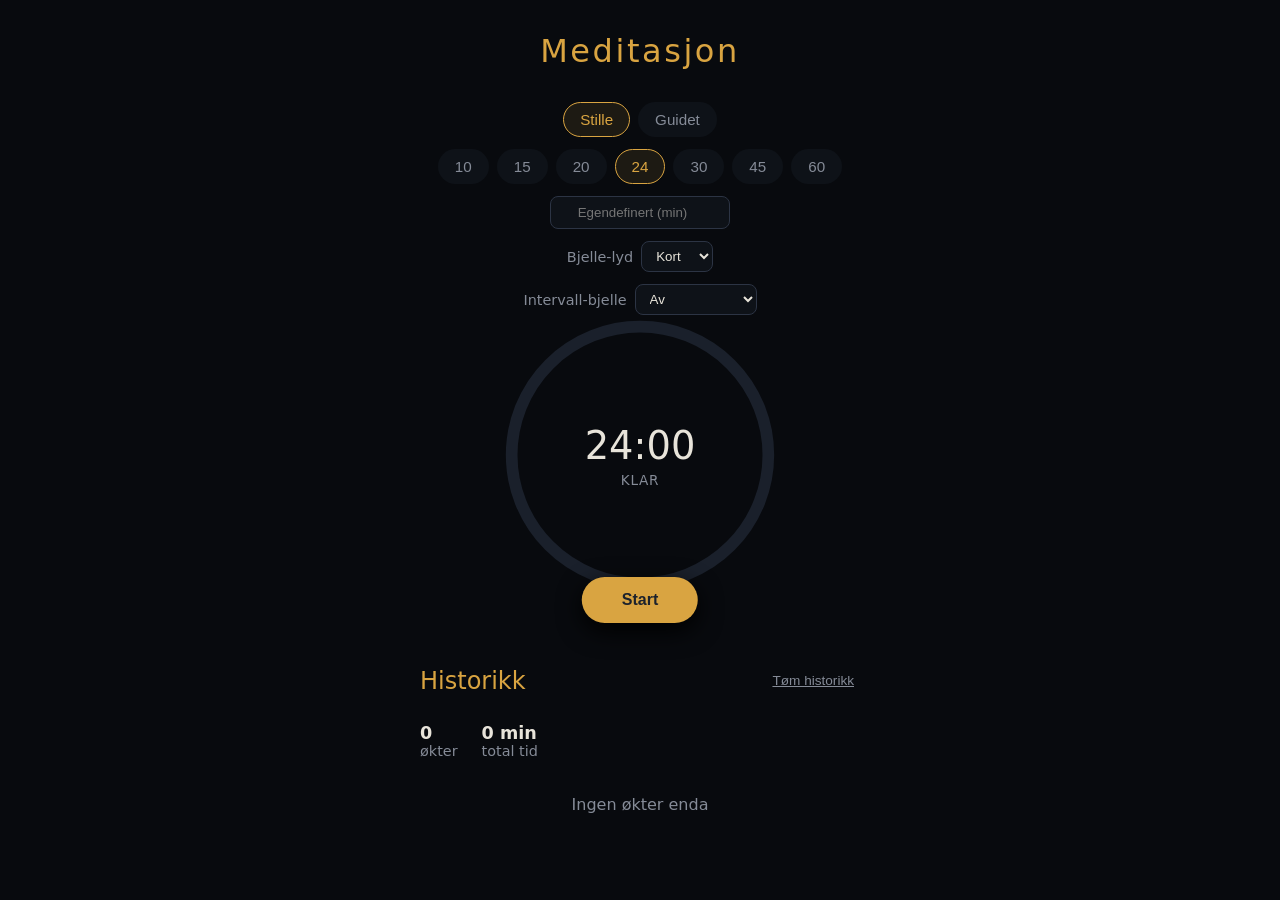
<file: Timer/index.html>
<!DOCTYPE html>
<html lang="no">
<head>
<meta charset="UTF-8">
<meta name="viewport" content="width=device-width, initial-scale=1.0">
<title>Meditasjon Timer</title>
<link rel="stylesheet" href="style.css">
</head>
<body>
  <main class="app">
    <header class="app__header">
      <h1>Meditasjon</h1>
    </header>

    <section class="timer-view" id="timer-view">
      <div class="duration-picker" id="duration-picker">
        <div class="mode-toggle" id="mode-toggle" role="group" aria-label="Type økt">
          <button class="chip chip--active" data-mode="timer">Stille</button>
          <button class="chip" data-mode="guided">Guidet</button>
        </div>

        <div class="picker-options" id="timer-options">
          <div class="duration-chips" id="duration-chips">
            <button class="chip" data-minutes="10">10</button>
            <button class="chip" data-minutes="15">15</button>
            <button class="chip" data-minutes="20">20</button>
            <button class="chip chip--active" data-minutes="24">24</button>
            <button class="chip" data-minutes="30">30</button>
            <button class="chip" data-minutes="45">45</button>
            <button class="chip" data-minutes="60">60</button>
          </div>
          <label class="duration-custom">
            <input type="number" id="custom-minutes" min="1" max="180" placeholder="Egendefinert (min)">
          </label>
          <label class="sound-picker">
            Bjelle-lyd
            <select id="sound-select">
              <option value="sound/freesound_community-e-flat-tibetan-singing-bowl-struck-38746.mp3" selected>Kort</option>
              <option value="sound/freesound_community-tibetan-singing-bowl-55786.mp3">Lang</option>
            </select>
          </label>
          <div class="interval-picker">
            <label class="sound-picker">
              Intervall-bjelle
              <select id="interval-select">
                <option value="off" selected>Av</option>
                <option value="5">Hvert 5. min</option>
                <option value="10">Hvert 10. min</option>
                <option value="15">Hvert 15. min</option>
                <option value="half">Halvveis</option>
                <option value="custom">Egendefinert</option>
              </select>
            </label>
            <label class="sound-picker" id="interval-custom-label" hidden>
              hvert
              <input type="number" id="interval-custom" min="1" max="180" value="7" aria-label="Intervall i minutter">
              min
            </label>
          </div>
        </div>

        <div class="picker-options" id="guided-options" hidden>
          <label class="sound-picker">
            Sorter
            <select id="guided-sort">
              <option value="length" selected>Lengde</option>
              <option value="year">År</option>
            </select>
          </label>
          <label class="sound-picker">
            Opptak
            <select id="guided-select"></select>
          </label>
          <p class="guided-credit">
            <a id="guided-source" href="https://bswa.org/" target="_blank" rel="noopener">Buddhist Society of Western Australia</a>
            · <a href="https://creativecommons.org/licenses/by-nc-nd/3.0/" target="_blank" rel="noopener">CC BY-NC-ND 3.0</a>
          </p>
        </div>
      </div>

      <div class="ring-wrap">
        <svg class="ring" viewBox="0 0 240 240">
          <circle class="ring__track" cx="120" cy="120" r="110"></circle>
          <circle class="ring__progress" id="ring-progress" cx="120" cy="120" r="110"></circle>
        </svg>
        <div class="ring-center">
          <span class="ring-time" id="ring-time">24:00</span>
          <span class="ring-phase" id="ring-phase">Klar</span>
        </div>
        <button class="control-btn" id="control-btn" aria-label="Start meditasjon">
          <span id="control-btn-label">Start</span>
        </button>
      </div>
    </section>

    <section class="history-view" id="history-view">
      <div class="history-header">
        <h2>Historikk</h2>
        <button class="link-btn" id="clear-history-btn">Tøm historikk</button>
      </div>
      <div class="history-stats" id="history-stats"></div>
      <ul class="history-list" id="history-list"></ul>
    </section>
  </main>

  <audio id="sound-bowl" src="sound/freesound_community-e-flat-tibetan-singing-bowl-struck-38746.mp3" preload="auto"></audio>
  <audio id="sound-interval" src="sound/freesound_community-e-flat-tibetan-singing-bowl-struck-38746-soft.mp3" preload="auto"></audio>
    <audio id="guided-audio" preload="none"></audio>

    <script src="guided-meditations.js"></script>
    <script src="app.js"></script>
</body>
</html>
</file>
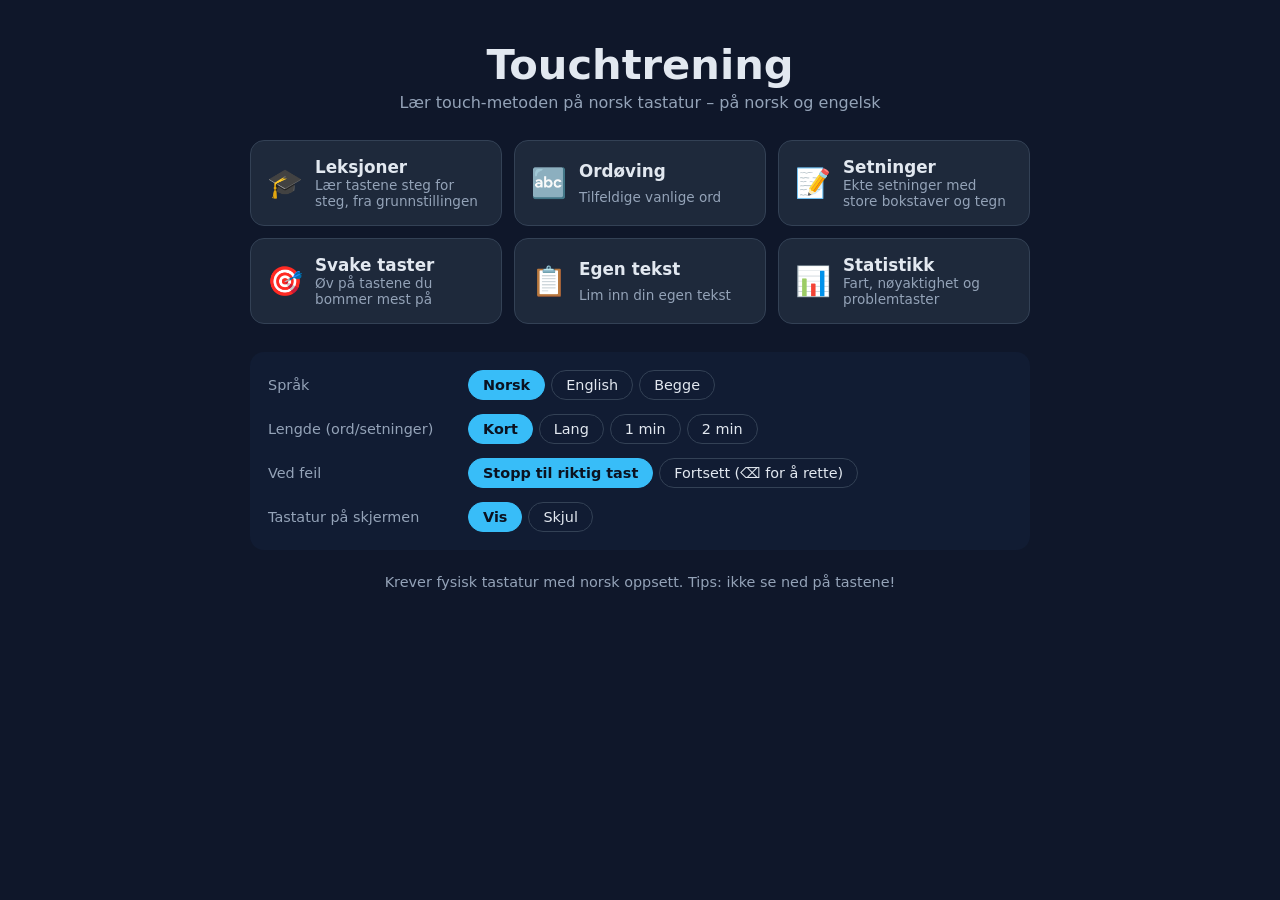
<file: Touchtrening/index.html>
<!DOCTYPE html>
<html lang="no">
<head>
  <meta charset="UTF-8">
  <meta name="viewport" content="width=device-width, initial-scale=1.0">
  <meta name="theme-color" content="#0f172a">
  <title>Touchtrening</title>
  <link rel="stylesheet" href="css/style.css">
</head>
<body>

  <!-- ── Start ──────────────────────────────────────────────── -->
  <div id="screen-start" class="screen active">
    <div class="wrap">
      <h1 class="hero-title">Touchtrening</h1>
      <p class="hero-sub">Lær touch-metoden på norsk tastatur – på norsk og engelsk</p>

      <div class="mode-grid">
        <button class="mode-btn" data-action="lessons">
          <span class="mode-icon">🎓</span>
          <span class="mode-title">Leksjoner</span>
          <span class="mode-desc">Lær tastene steg for steg, fra grunnstillingen</span>
        </button>
        <button class="mode-btn" data-action="words">
          <span class="mode-icon">🔤</span>
          <span class="mode-title">Ordøving</span>
          <span class="mode-desc">Tilfeldige vanlige ord</span>
        </button>
        <button class="mode-btn" data-action="text">
          <span class="mode-icon">📝</span>
          <span class="mode-title">Setninger</span>
          <span class="mode-desc">Ekte setninger med store bokstaver og tegn</span>
        </button>
        <button class="mode-btn" data-action="weak">
          <span class="mode-icon">🎯</span>
          <span class="mode-title">Svake taster</span>
          <span class="mode-desc">Øv på tastene du bommer mest på</span>
        </button>
        <button class="mode-btn" data-action="custom">
          <span class="mode-icon">📋</span>
          <span class="mode-title">Egen tekst</span>
          <span class="mode-desc">Lim inn din egen tekst</span>
        </button>
        <button class="mode-btn" data-action="stats">
          <span class="mode-icon">📊</span>
          <span class="mode-title">Statistikk</span>
          <span class="mode-desc">Fart, nøyaktighet og problemtaster</span>
        </button>
      </div>

      <div class="settings">
        <div class="setting-block">
          <span class="setting-label">Språk</span>
          <div class="pill-group" data-setting="lang">
            <button class="pill" data-value="no">Norsk</button>
            <button class="pill" data-value="en">English</button>
            <button class="pill" data-value="mix">Begge</button>
          </div>
        </div>
        <div class="setting-block">
          <span class="setting-label">Lengde (ord/setninger)</span>
          <div class="pill-group" data-setting="length">
            <button class="pill" data-value="short">Kort</button>
            <button class="pill" data-value="long">Lang</button>
            <button class="pill" data-value="t60">1 min</button>
            <button class="pill" data-value="t120">2 min</button>
          </div>
        </div>
        <div class="setting-block">
          <span class="setting-label">Ved feil</span>
          <div class="pill-group" data-setting="stopOnError">
            <button class="pill" data-value="true">Stopp til riktig tast</button>
            <button class="pill" data-value="false">Fortsett (⌫ for å rette)</button>
          </div>
        </div>
        <div class="setting-block">
          <span class="setting-label">Tastatur på skjermen</span>
          <div class="pill-group" data-setting="showKeyboard">
            <button class="pill" data-value="true">Vis</button>
            <button class="pill" data-value="false">Skjul</button>
          </div>
        </div>
      </div>

      <p class="note">Krever fysisk tastatur med norsk oppsett. Tips: ikke se ned på tastene!</p>
    </div>
  </div>

  <!-- ── Leksjoner ──────────────────────────────────────────── -->
  <div id="screen-lessons" class="screen">
    <div class="wrap">
      <div class="top-bar">
        <button class="btn-ghost" data-action="home">← Meny</button>
        <h2 class="section-title">Leksjoner</h2>
        <span></span>
      </div>
      <p class="hint">★ = minst 90 % nøyaktighet · ★★ = 95 % · ★★★ = 98 %</p>
      <div class="lesson-grid" id="lesson-grid"></div>
    </div>
  </div>

  <!-- ── Egen tekst ─────────────────────────────────────────── -->
  <div id="screen-custom" class="screen">
    <div class="wrap">
      <div class="top-bar">
        <button class="btn-ghost" data-action="home">← Meny</button>
        <h2 class="section-title">Egen tekst</h2>
        <span></span>
      </div>
      <textarea id="custom-text" rows="8" placeholder="Lim inn eller skriv teksten du vil øve på …"></textarea>
      <div class="center">
        <button class="btn-primary" data-action="start-custom">Start</button>
      </div>
    </div>
  </div>

  <!-- ── Skriving ───────────────────────────────────────────── -->
  <div id="screen-run" class="screen">
    <div class="wrap wide">
      <div class="run-header">
        <div class="run-title" id="run-title"></div>
        <div class="run-stats">
          <div><span id="stat-wpm">0</span><small>ord/min</small></div>
          <div><span id="stat-acc">100 %</span><small>nøyaktighet</small></div>
          <div><span id="stat-time">0:00</span><small id="stat-time-label">tid</small></div>
        </div>
        <div class="run-actions">
          <button class="btn-ghost small" data-action="restart" title="Tab">↻ Ny runde <kbd>Tab</kbd></button>
          <button class="btn-ghost small" data-action="home" title="Esc">✕ Meny <kbd>Esc</kbd></button>
        </div>
      </div>
      <p class="run-tip" id="run-tip"></p>
      <div class="progress"><div class="progress-fill" id="progress-fill"></div></div>
      <div class="typebox" id="typebox">
        <div class="typeinner" id="typeinner"></div>
        <div class="start-overlay" id="start-overlay">Begynn å skrive når du er klar</div>
      </div>
      <p class="next-hint" id="next-hint"></p>
      <div id="run-keyboard-wrap">
        <div id="run-keyboard"></div>
        <div class="fingers" id="fingers"></div>
      </div>
    </div>
  </div>

  <!-- ── Resultat ───────────────────────────────────────────── -->
  <div id="screen-results" class="screen">
    <div class="wrap">
      <h2 class="section-title" id="res-title">Ferdig!</h2>
      <div class="stars" id="res-stars"></div>
      <div class="result-summary">
        <div class="result-stat"><span class="result-value" id="res-wpm">0</span><span class="result-label">ord/min</span></div>
        <div class="result-stat"><span class="result-value" id="res-acc">0 %</span><span class="result-label">nøyaktighet</span></div>
        <div class="result-stat"><span class="result-value" id="res-time">0:00</span><span class="result-label">tid</span></div>
        <div class="result-stat"><span class="result-value" id="res-errors">0</span><span class="result-label">feil</span></div>
      </div>
      <p class="result-msg" id="res-msg"></p>
      <div class="missed" id="res-missed"></div>
      <div class="result-actions" id="res-actions"></div>
      <p class="hint">Enter: <span id="res-enter-hint">prøv igjen</span> · Tab: ny runde · Esc: meny</p>
    </div>
  </div>

  <!-- ── Statistikk ─────────────────────────────────────────── -->
  <div id="screen-stats" class="screen">
    <div class="wrap wide">
      <div class="top-bar">
        <button class="btn-ghost" data-action="home">← Meny</button>
        <h2 class="section-title">Statistikk</h2>
        <button class="btn-ghost small danger" data-action="reset">Nullstill</button>
      </div>
      <div class="result-summary" id="stats-summary"></div>
      <h3 class="sub-title">Feilkart – jo rødere, jo oftere bommer du</h3>
      <div id="stats-keyboard"></div>
      <h3 class="sub-title">Svakeste taster</h3>
      <div class="missed" id="stats-weak"></div>
      <h3 class="sub-title">Siste økter</h3>
      <table class="history" id="stats-history"></table>
    </div>
  </div>

  <div class="toast" id="toast"></div>

  <script src="js/keyboard.js"></script>
  <script src="js/words.js"></script>
  <script src="js/lessons.js"></script>
  <script src="js/storage.js"></script>
  <script src="js/app.js"></script>
</body>
</html>
</file>
<file: matte/css/style.css>
/* ── Theme ──────────────────────────────────────────────────── */
:root {
  --bg: #0f172a;
  --bg-soft: #1e293b;
  --card: #1e293b;
  --border: #334155;
  --text: #f1f5f9;
  --muted: #94a3b8;
  --accent: #38bdf8;
  --accent-2: #818cf8;
  --success: #22c55e;
  --error: #ef4444;
  --gold: #fbbf24;
}

* { box-sizing: border-box; margin: 0; padding: 0; }

html, body {
  background: var(--bg);
  color: var(--text);
  font-family: -apple-system, BlinkMacSystemFont, 'Segoe UI', Roboto, sans-serif;
  min-height: 100%;
  overscroll-behavior: none;
}

button, input {
  font-family: inherit;
  touch-action: manipulation;
  -webkit-tap-highlight-color: transparent;
  cursor: pointer;
}

/* ── Screens ────────────────────────────────────────────────── */
/* svh = viewport with the browser toolbars expanded, so nothing hides behind them */
.screen { display: none; min-height: 100vh; min-height: 100svh; }
.screen.active { display: flex; flex-direction: column; }

.screen-content {
  max-width: 540px;
  width: 100%;
  margin: 0 auto;
  padding: 32px 16px calc(40px + env(safe-area-inset-bottom));
  display: flex;
  flex-direction: column;
  align-items: center;
  gap: 20px;
}

.hero-title {
  font-size: clamp(2.2rem, 9vw, 3.2rem);
  font-weight: 800;
  letter-spacing: -1px;
  background: linear-gradient(135deg, var(--accent), var(--accent-2));
  -webkit-background-clip: text;
  background-clip: text;
  -webkit-text-fill-color: transparent;
  text-align: center;
}

.hero-sub { color: var(--muted); margin-top: -12px; }

.section-title { font-size: 1.6rem; font-weight: 700; }

/* ── Buttons ────────────────────────────────────────────────── */
.mode-buttons {
  display: flex;
  flex-direction: column;
  gap: 14px;
  width: 100%;
  max-width: 400px;
}

.mode-btn {
  display: flex;
  align-items: center;
  gap: 16px;
  width: 100%;
  padding: 20px;
  border: 1px solid var(--border);
  border-radius: 18px;
  background: var(--card);
  color: var(--text);
  text-align: left;
  transition: transform .12s ease, border-color .12s ease;
}
.mode-btn:active { transform: scale(.97); border-color: var(--accent); }

.mode-icon { font-size: 2rem; }
.mode-body { display: flex; flex-direction: column; }
.mode-title { font-size: 1.25rem; font-weight: 700; }
.mode-desc { font-size: .9rem; color: var(--muted); }

.btn-primary {
  width: 100%;
  max-width: 400px;
  padding: 16px;
  border: none;
  border-radius: 14px;
  background: linear-gradient(135deg, var(--accent), var(--accent-2));
  color: #0b1120;
  font-size: 1.05rem;
  font-weight: 700;
}
.btn-primary:active { opacity: .85; }

.btn-ghost {
  padding: 12px 20px;
  border: 1px solid var(--border);
  border-radius: 14px;
  background: transparent;
  color: var(--muted);
  font-size: 1rem;
}

/* ── Settings ───────────────────────────────────────────────── */
.setting-block {
  width: 100%;
  max-width: 400px;
  display: flex;
  flex-direction: column;
  gap: 10px;
}

.setting-label { font-weight: 600; }
.setting-hint { font-size: .85rem; color: var(--muted); }

.pill-group { display: flex; gap: 8px; flex-wrap: wrap; }

.pill {
  padding: 12px 18px;
  border: 1px solid var(--border);
  border-radius: 999px;
  background: var(--bg-soft);
  color: var(--muted);
  font-size: 1rem;
}
.pill.active {
  background: var(--accent);
  border-color: var(--accent);
  color: #0b1120;
  font-weight: 700;
}

/* ── Personal bests ─────────────────────────────────────────── */
.best-list {
  width: 100%;
  max-width: 400px;
  display: flex;
  flex-direction: column;
  gap: 6px;
}
.best-heading { font-size: .85rem; color: var(--muted); text-transform: uppercase; letter-spacing: 1px; }
.best-row {
  display: flex;
  justify-content: space-between;
  padding: 10px 14px;
  border-radius: 12px;
  background: var(--bg-soft);
  font-size: .95rem;
}

/* ── Game header ────────────────────────────────────────────── */
.game-header {
  width: 100%;
  max-width: 540px;
  margin: 0 auto;
  padding: 16px 16px 0;
}

.progress-bar {
  height: 6px;
  border-radius: 999px;
  background: var(--bg-soft);
  overflow: hidden;
}
.progress-fill {
  height: 100%;
  width: 0;
  background: linear-gradient(90deg, var(--accent), var(--accent-2));
  transition: width .3s ease;
}

.game-meta {
  display: flex;
  align-items: center;
  gap: 10px;
  margin-top: 12px;
  font-size: .9rem;
}
.task-counter { color: var(--muted); }
.countdown-text { margin-left: auto; font-weight: 700; }
.score-badge { color: var(--muted); }

.quit-btn {
  padding: 6px 12px;
  border: 1px solid var(--border);
  border-radius: 999px;
  background: transparent;
  color: var(--muted);
  font-size: .85rem;
}

.countdown-bar-wrap {
  height: 4px;
  margin-top: 10px;
  border-radius: 999px;
  background: var(--bg-soft);
  overflow: hidden;
  visibility: hidden;
}
.countdown-bar-wrap.active { visibility: visible; }
.countdown-bar { height: 100%; width: 100%; background: var(--success); }

/* ── Game body ──────────────────────────────────────────────── */
.game-body {
  flex: 1;
  width: 100%;
  max-width: 540px;
  margin: 0 auto;
  padding: 16px 16px calc(28px + env(safe-area-inset-bottom));
  display: flex;
  flex-direction: column;
  justify-content: space-between;
  gap: 20px;
}

.task-card {
  margin: auto 0; /* centre the card in the space above the keypad */
  padding: 24px 16px;
  border: 2px solid var(--border);
  border-radius: 20px;
  background: var(--card);
  text-align: center;
  transition: border-color .15s ease, background .15s ease;
}
.task-card.correct { border-color: var(--success); background: rgba(34, 197, 94, .12); }
.task-card.wrong { border-color: var(--error); background: rgba(239, 68, 68, .12); }

.task-text {
  font-size: clamp(2.4rem, 12vw, 3.6rem);
  font-weight: 800;
  letter-spacing: 1px;
}

.answer-display {
  margin-top: 10px;
  min-height: 3rem;
  font-size: clamp(2rem, 10vw, 3rem);
  font-weight: 700;
  color: var(--accent);
}

.feedback-text {
  min-height: 1.4rem;
  margin-top: 8px;
  font-size: .95rem;
  color: var(--muted);
}

/* ── Keypad ─────────────────────────────────────────────────── */
.keypad {
  display: grid;
  grid-template-columns: repeat(3, 1fr);
  gap: 10px;
}

.key {
  aspect-ratio: 2 / 1;
  min-height: 52px;
  border: 1px solid var(--border);
  border-radius: 16px;
  background: var(--bg-soft);
  color: var(--text);
  font-size: clamp(1.4rem, 6vw, 1.9rem);
  font-weight: 700;
}
.key:active { background: var(--border); }
.key-alt { color: var(--muted); }
.key-ok {
  background: linear-gradient(135deg, var(--accent), var(--accent-2));
  border-color: transparent;
  color: #0b1120;
  font-size: clamp(1.1rem, 4.5vw, 1.4rem);
}

/* ── Results ────────────────────────────────────────────────── */
.result-summary {
  display: flex;
  gap: 12px;
  width: 100%;
  max-width: 400px;
}
.result-stat {
  flex: 1;
  padding: 18px;
  border-radius: 16px;
  background: var(--card);
  text-align: center;
}
.result-value { display: block; font-size: 1.8rem; font-weight: 800; }
.result-label { font-size: .85rem; color: var(--muted); }

.result-best { color: var(--gold); font-weight: 600; text-align: center; }

.wrong-list {
  width: 100%;
  max-width: 400px;
  display: flex;
  flex-direction: column;
  gap: 6px;
}
.wrong-heading { font-size: .85rem; color: var(--muted); text-transform: uppercase; letter-spacing: 1px; }
.wrong-row {
  display: flex;
  justify-content: space-between;
  align-items: center;
  gap: 10px;
  padding: 10px 14px;
  border-left: 3px solid var(--error);
  border-radius: 8px;
  background: var(--bg-soft);
}
.wrong-task { font-weight: 700; }
.wrong-given { font-size: .85rem; color: var(--muted); }

.result-actions {
  width: 100%;
  max-width: 400px;
  display: flex;
  flex-direction: column;
  align-items: center;
  gap: 10px;
}
</file>
<file: Timer/style.css>
:root {
  color-scheme: dark;
  --bg: #080a0e;
  --bg-elevated: #0e1218;
  --text: #e8e4da;
  --text-muted: #858b97;
  --accent: #d9a441;
  --accent-soft: #d9a4411a;
  --danger: #a94f3d;
  --ring-size: 280px;
}

* {
  box-sizing: border-box;
}

[hidden] {
  display: none !important;
}

html {
  background: var(--bg);
  scrollbar-color: #252b35 var(--bg);
}

::-webkit-scrollbar {
  width: 10px;
}

::-webkit-scrollbar-track {
  background: var(--bg);
}

::-webkit-scrollbar-thumb {
  background: #252b35;
  border-radius: 999px;
}

body {
  margin: 0;
  min-height: 100vh;
  background: var(--bg);
  color: var(--text);
  font-family: "Segoe UI", system-ui, sans-serif;
  display: flex;
  justify-content: center;
}

.app {
  width: 100%;
  max-width: 480px;
  padding: 24px 20px 60px;
  display: flex;
  flex-direction: column;
  gap: 32px;
}

.app__header h1 {
  text-align: center;
  font-weight: 300;
  letter-spacing: 0.08em;
  color: var(--accent);
  margin: 8px 0 0;
}

.duration-picker {
  display: flex;
  flex-direction: column;
  gap: 12px;
  align-items: center;
}

.duration-chips {
  display: flex;
  flex-wrap: wrap;
  gap: 8px;
  justify-content: center;
}

/* Phones: tighten spacing so all seven presets fit on one row (wraps only on very narrow screens). */
@media (max-width: 460px) {
  .duration-chips {
    gap: 6px;
  }

  .duration-chips .chip {
    padding: 8px 11px;
  }
}

@media (max-width: 374px) {
  .duration-chips {
    gap: 4px;
  }

  .duration-chips .chip {
    padding: 8px 8px;
  }
}

.mode-toggle {
  display: flex;
  gap: 8px;
  justify-content: center;
}

.picker-options {
  display: flex;
  flex-direction: column;
  gap: 12px;
  align-items: center;
}

#guided-options select {
  max-width: 280px;
}

.guided-credit {
  margin: 0;
  color: var(--text-muted);
  font-size: 0.75rem;
  text-align: center;
}

.guided-credit a {
  color: var(--text-muted);
}

.chip {
  background: var(--bg-elevated);
  border: 1px solid transparent;
  color: var(--text-muted);
  padding: 8px 16px;
  border-radius: 999px;
  cursor: pointer;
  font-size: 0.95rem;
}

.chip--active {
  border-color: var(--accent);
  color: var(--accent);
  background: var(--accent-soft);
}

.duration-custom input {
  width: 180px;
  background: var(--bg-elevated);
  border: 1px solid #2c3444;
  color: var(--text);
  padding: 8px 12px;
  border-radius: 8px;
  text-align: center;
}

.sound-picker {
  display: flex;
  align-items: center;
  gap: 8px;
  color: var(--text-muted);
  font-size: 0.9rem;
}

.sound-picker select {
  background: var(--bg-elevated);
  border: 1px solid #2c3444;
  color: var(--text);
  padding: 6px 10px;
  border-radius: 8px;
}

.interval-picker {
  display: flex;
  flex-wrap: wrap;
  gap: 8px 12px;
  justify-content: center;
}

#interval-custom {
  width: 64px;
  background: var(--bg-elevated);
  border: 1px solid #2c3444;
  color: var(--text);
  padding: 6px 8px;
  border-radius: 8px;
  text-align: center;
}

.ring-wrap {
  position: relative;
  width: var(--ring-size);
  height: var(--ring-size);
  margin: 0 auto;
}

.ring {
  width: 100%;
  height: 100%;
  transform: rotate(-90deg);
}

.ring__track {
  fill: none;
  stroke: #1a202b;
  stroke-width: 10;
}

.ring__progress {
  fill: none;
  stroke: var(--accent);
  stroke-width: 10;
  stroke-linecap: round;
  stroke-dasharray: 691.15;
  stroke-dashoffset: 691.15;
  transition: stroke-dashoffset 0.25s linear;
}

.ring-center {
  position: absolute;
  inset: 0;
  display: flex;
  flex-direction: column;
  align-items: center;
  justify-content: center;
  gap: 4px;
  pointer-events: none;
}

.ring-time {
  font-size: 2.4rem;
  font-variant-numeric: tabular-nums;
}

.ring-phase {
  color: var(--text-muted);
  font-size: 0.85rem;
  letter-spacing: 0.05em;
  text-transform: uppercase;
}

.control-btn {
  position: absolute;
  bottom: -28px;
  left: 50%;
  transform: translateX(-50%);
  background: var(--accent);
  color: #1c222c;
  border: none;
  border-radius: 999px;
  padding: 14px 40px;
  font-size: 1rem;
  font-weight: 600;
  cursor: pointer;
  box-shadow: 0 8px 24px #000000;
}

.control-btn--stop {
  background: var(--danger);
  box-shadow: 0 8px 24px #000000;
}

.history-view {
  margin-top: 20px;
}

.history-header {
  display: flex;
  align-items: center;
  justify-content: space-between;
}

.history-header h2 {
  font-weight: 300;
  color: var(--accent);
}

.link-btn {
  background: none;
  border: none;
  color: var(--text-muted);
  text-decoration: underline;
  cursor: pointer;
  font-size: 0.85rem;
}

.history-stats {
  display: flex;
  gap: 24px;
  color: var(--text-muted);
  font-size: 0.9rem;
  margin: 8px 0 16px;
}

.history-stats strong {
  color: var(--text);
  font-size: 1.1rem;
  display: block;
}

.history-list {
  list-style: none;
  margin: 0;
  padding: 0;
  display: flex;
  flex-direction: column;
  gap: 8px;
}

.history-item {
  background: var(--bg-elevated);
  border-radius: 10px;
  padding: 10px 14px;
  display: flex;
  justify-content: space-between;
  align-items: center;
  font-size: 0.9rem;
}

.history-item__meta {
  color: var(--text-muted);
  font-size: 0.8rem;
}

.history-item__status--completed {
  color: var(--accent);
}

.history-item__status--aborted {
  color: var(--danger);
}

.history-empty {
  color: var(--text-muted);
  text-align: center;
  padding: 20px 0;
}
</file>
<file: Touchtrening/css/style.css>
:root {
  --bg: #0f172a;
  --panel: #1e293b;
  --panel-2: #111c33;
  --border: #334155;
  --text: #e2e8f0;
  --muted: #94a3b8;
  --accent: #38bdf8;
  --ok: #4ade80;
  --err: #ef4444;
  --warn: #fbbf24;

  --f-pinky: 244, 114, 182;
  --f-ring: 167, 139, 250;
  --f-middle: 96, 165, 250;
  --f-index-l: 74, 222, 128;
  --f-index-r: 45, 212, 191;
  --f-thumb: 148, 163, 184;
}

* { box-sizing: border-box; }

body {
  margin: 0;
  min-height: 100vh;
  background: var(--bg);
  color: var(--text);
  font-family: system-ui, -apple-system, "Segoe UI", Roboto, sans-serif;
}

button { font: inherit; color: inherit; cursor: pointer; }

kbd {
  display: inline-block;
  min-width: 1.6em;
  padding: 0 .35em;
  border: 1px solid var(--border);
  border-bottom-width: 2px;
  border-radius: 5px;
  background: var(--panel);
  font-family: ui-monospace, Consolas, monospace;
  font-size: .85em;
  text-align: center;
}

.screen { display: none; }
.screen.active { display: block; }

.wrap { max-width: 820px; margin: 0 auto; padding: 28px 20px 40px; }
.wrap.wide { max-width: 1000px; }
.center { text-align: center; }

.hero-title { margin: 12px 0 4px; font-size: 2.6rem; text-align: center; }
.hero-sub { margin: 0 0 28px; color: var(--muted); text-align: center; }
.section-title { margin: 0; font-size: 1.6rem; text-align: center; }
.sub-title { margin: 28px 0 12px; font-size: 1.05rem; color: var(--muted); font-weight: 600; }
.hint, .note { color: var(--muted); font-size: .9rem; text-align: center; }
.note { margin-top: 24px; }

.top-bar {
  display: grid;
  grid-template-columns: 1fr auto 1fr;
  align-items: center;
  margin-bottom: 16px;
}
.top-bar > :last-child { justify-self: end; }
.top-bar > :first-child { justify-self: start; }

/* ── Knapper ─────────────────────────────────────── */
.btn-primary, .btn-ghost {
  border-radius: 10px;
  padding: 10px 20px;
  border: 1px solid var(--border);
  transition: background .15s, border-color .15s;
}
.btn-primary { background: var(--accent); color: #0b1220; border-color: var(--accent); font-weight: 600; }
.btn-primary:hover { filter: brightness(1.1); }
.btn-ghost { background: transparent; }
.btn-ghost:hover { background: var(--panel); }
.btn-ghost.small { padding: 6px 12px; font-size: .85rem; }
.btn-ghost.danger:hover { border-color: var(--err); color: var(--err); }

.mode-grid {
  display: grid;
  grid-template-columns: repeat(auto-fit, minmax(230px, 1fr));
  gap: 12px;
}
.mode-btn {
  display: grid;
  grid-template-columns: auto 1fr;
  grid-template-rows: auto auto;
  column-gap: 12px;
  align-items: center;
  text-align: left;
  padding: 16px;
  border-radius: 14px;
  border: 1px solid var(--border);
  background: var(--panel);
  transition: transform .1s, border-color .15s;
}
.mode-btn:hover { border-color: var(--accent); transform: translateY(-2px); }
.mode-icon { grid-row: span 2; font-size: 1.8rem; }
.mode-title { font-weight: 600; font-size: 1.05rem; }
.mode-desc { color: var(--muted); font-size: .85rem; }

.settings {
  margin-top: 28px;
  padding: 18px;
  border-radius: 14px;
  background: var(--panel-2);
  display: grid;
  gap: 14px;
}
.setting-block { display: flex; flex-wrap: wrap; align-items: center; gap: 10px; }
.setting-label { min-width: 190px; color: var(--muted); font-size: .9rem; }
.pill-group { display: flex; flex-wrap: wrap; gap: 6px; }
.pill {
  padding: 6px 14px;
  border-radius: 999px;
  border: 1px solid var(--border);
  background: transparent;
  font-size: .9rem;
}
.pill.active { background: var(--accent); border-color: var(--accent); color: #0b1220; font-weight: 600; }

/* ── Leksjoner ───────────────────────────────────── */
.lesson-grid { display: grid; grid-template-columns: repeat(auto-fill, minmax(250px, 1fr)); gap: 10px; }
.lesson-card {
  display: flex;
  align-items: center;
  gap: 12px;
  padding: 12px 14px;
  border-radius: 12px;
  border: 1px solid var(--border);
  background: var(--panel);
  text-align: left;
}
.lesson-card:hover { border-color: var(--accent); }
.lesson-card.recommended { border-color: var(--accent); box-shadow: 0 0 0 1px var(--accent); }
.lesson-num {
  flex: none;
  width: 32px; height: 32px;
  border-radius: 50%;
  display: grid; place-items: center;
  background: var(--panel-2);
  font-weight: 700;
}
.lesson-body { flex: 1; display: flex; flex-direction: column; gap: 4px; min-width: 0; }
.lesson-title { font-weight: 600; }
.lesson-keys { display: flex; gap: 3px; }
.lesson-meta { display: flex; flex-direction: column; align-items: flex-end; gap: 2px; }
.lesson-stars { color: var(--warn); letter-spacing: 1px; }
.lesson-best { color: var(--muted); font-size: .75rem; }

textarea {
  width: 100%;
  margin-bottom: 16px;
  padding: 14px;
  border-radius: 12px;
  border: 1px solid var(--border);
  background: var(--panel-2);
  color: var(--text);
  font: 1rem/1.5 system-ui, sans-serif;
  resize: vertical;
}

/* ── Skriveøkt ───────────────────────────────────── */
.run-header {
  display: grid;
  grid-template-columns: 1fr auto 1fr;
  align-items: center;
  gap: 16px;
  margin-bottom: 8px;
}
.run-title { font-weight: 600; font-size: 1.05rem; }
.run-stats { display: flex; gap: 22px; text-align: center; }
.run-stats > div { display: flex; flex-direction: column; }
.run-stats span { font-size: 1.5rem; font-weight: 700; font-variant-numeric: tabular-nums; }
.run-stats small { color: var(--muted); font-size: .75rem; }
.run-actions { display: flex; gap: 6px; justify-content: flex-end; }
.run-actions kbd { font-size: .7rem; margin-left: 4px; }
.run-tip { margin: 6px 0 10px; color: var(--muted); font-size: .92rem; }

.progress { height: 4px; border-radius: 2px; background: var(--panel); overflow: hidden; margin-bottom: 10px; }
.progress-fill { height: 100%; width: 0; background: var(--accent); transition: width .15s; }

.typebox {
  --lh: 2.7rem;
  position: relative;
  height: calc(var(--lh) * 3 + 36px);
  padding: 18px 24px;
  overflow: hidden;
  border-radius: 14px;
  background: var(--panel-2);
  border: 1px solid var(--border);
}
.typeinner {
  position: relative;
  font-family: ui-monospace, "Cascadia Mono", Consolas, "Courier New", monospace;
  font-size: 1.6rem;
  line-height: var(--lh);
  white-space: pre-wrap;
  word-break: break-word;
  transition: transform .15s ease-out;
}
.ch { color: #64748b; border-radius: 3px; }
.ch.ok { color: var(--text); }
.ch.fixed { color: var(--warn); }
.ch.err { color: #fff; background: rgba(239, 68, 68, .75); }
.ch.cur { background: rgba(56, 189, 248, .22); box-shadow: inset 0 -3px 0 var(--accent); color: #fff; }
.ch.cur.wrong { background: rgba(239, 68, 68, .55); box-shadow: inset 0 -3px 0 var(--err); animation: shake .18s; }

@keyframes shake {
  25% { transform: translateX(-2px); }
  75% { transform: translateX(2px); }
}

.start-overlay {
  position: absolute;
  right: 14px; bottom: 8px;
  color: var(--accent);
  font-size: .85rem;
  pointer-events: none;
  animation: blink 1.4s infinite;
}
.start-overlay.hidden { display: none; }
@keyframes blink { 50% { opacity: .35; } }

.next-hint { min-height: 1.4em; margin: 12px 0; text-align: center; color: var(--muted); }

/* ── Tastatur ────────────────────────────────────── */
.kb {
  display: flex;
  flex-direction: column;
  gap: 5px;
  max-width: 920px;
  margin: 0 auto;
  user-select: none;
}
.kb-row { display: flex; gap: 5px; }
.key {
  --c: var(--f-thumb);
  position: relative;
  flex: 1 1 0;
  min-width: 0;
  height: 50px;
  border-radius: 8px;
  border: 1px solid rgba(var(--c), .45);
  background: rgba(var(--c), .12);
  color: var(--text);
  font-size: .85rem;
  display: flex;
  align-items: center;
  justify-content: center;
  transition: background .1s, transform .1s;
}
.key.f-none { --c: 71, 85, 105; background: rgba(51, 65, 85, .25); }
.f-lp, .f-rp { --c: var(--f-pinky); }
.f-lr, .f-rr { --c: var(--f-ring); }
.f-lm, .f-rm { --c: var(--f-middle); }
.f-li { --c: var(--f-index-l); }
.f-ri { --c: var(--f-index-r); }
.f-th { --c: var(--f-thumb); }
.key.special { color: var(--muted); font-size: .75rem; }
.key .main { font-size: 1.05rem; font-weight: 600; }
.key .top { position: absolute; top: 4px; left: 8px; font-size: .72rem; opacity: .7; }
.key .bot { position: absolute; bottom: 4px; left: 8px; font-size: .95rem; }
.key .alt { position: absolute; bottom: 4px; right: 6px; font-size: .65rem; opacity: .55; }
.key.bump::after {
  content: '';
  position: absolute;
  bottom: 7px;
  width: 12px; height: 2px;
  border-radius: 1px;
  background: currentColor;
  opacity: .8;
}
.key.next {
  background: rgb(var(--c));
  border-color: #fff;
  color: #0b1220;
  transform: translateY(-2px);
  box-shadow: 0 0 14px rgba(var(--c), .8);
}
.key.next .top, .key.next .alt { opacity: .8; }
.key.hit { transform: translateY(1px); filter: brightness(1.4); }
.key.miss { background: var(--err) !important; border-color: var(--err); }
.key.heat { background: rgba(239, 68, 68, var(--heat)); border-color: rgba(239, 68, 68, calc(.3 + var(--heat) * .7)); }

.fingers { display: flex; justify-content: center; gap: 6px; margin-top: 14px; flex-wrap: wrap; }
.finger {
  padding: 4px 10px;
  border-radius: 999px;
  border: 1px solid rgba(var(--c), .6);
  background: rgba(var(--c), .12);
  font-size: .78rem;
  opacity: .5;
  transition: opacity .1s, background .1s;
}
.finger.f-th { margin: 0 14px; }
.finger.active { opacity: 1; background: rgb(var(--c)); color: #0b1220; font-weight: 600; }

/* ── Resultat og statistikk ──────────────────────── */
.stars { text-align: center; font-size: 2.2rem; color: var(--warn); letter-spacing: 4px; min-height: 1em; margin: 8px 0; }
.result-summary {
  display: grid;
  grid-template-columns: repeat(auto-fit, minmax(140px, 1fr));
  gap: 10px;
  margin: 18px 0;
}
.result-stat {
  display: flex;
  flex-direction: column;
  align-items: center;
  padding: 14px 8px;
  border-radius: 12px;
  background: var(--panel);
  text-align: center;
}
.result-value { font-size: 1.8rem; font-weight: 700; font-variant-numeric: tabular-nums; }
.result-label { color: var(--muted); font-size: .8rem; }
.result-msg { text-align: center; font-size: 1.05rem; }
.missed { display: flex; flex-wrap: wrap; justify-content: center; align-items: center; gap: 8px; margin: 14px 0; }
.missed-label { color: var(--muted); }
.miss-chip { display: inline-flex; align-items: center; gap: 4px; color: var(--muted); font-size: .85rem; }
.miss-chip kbd { font-size: 1rem; color: var(--text); border-color: rgba(239, 68, 68, .6); }
.result-actions { display: flex; flex-wrap: wrap; justify-content: center; gap: 10px; margin: 22px 0 8px; }

.history { width: 100%; border-collapse: collapse; font-size: .9rem; }
.history td { padding: 8px 10px; border-bottom: 1px solid var(--border); }
.history td:nth-child(n+3) { text-align: right; font-variant-numeric: tabular-nums; white-space: nowrap; }
.history td:first-child { color: var(--muted); white-space: nowrap; }

.toast {
  position: fixed;
  left: 50%; bottom: 24px;
  transform: translate(-50%, 20px);
  padding: 10px 18px;
  border-radius: 10px;
  background: var(--panel);
  border: 1px solid var(--accent);
  opacity: 0;
  pointer-events: none;
  transition: opacity .2s, transform .2s;
}
.toast.show { opacity: 1; transform: translate(-50%, 0); }

[hidden] { display: none !important; }

@media (max-width: 760px) {
  .run-header { grid-template-columns: 1fr; text-align: center; }
  .run-stats, .run-actions { justify-content: center; }
  .key { height: 36px; font-size: .7rem; }
  .key .main { font-size: .85rem; }
  .typeinner { font-size: 1.2rem; }
  .typebox { --lh: 2.1rem; }
}
</file>
